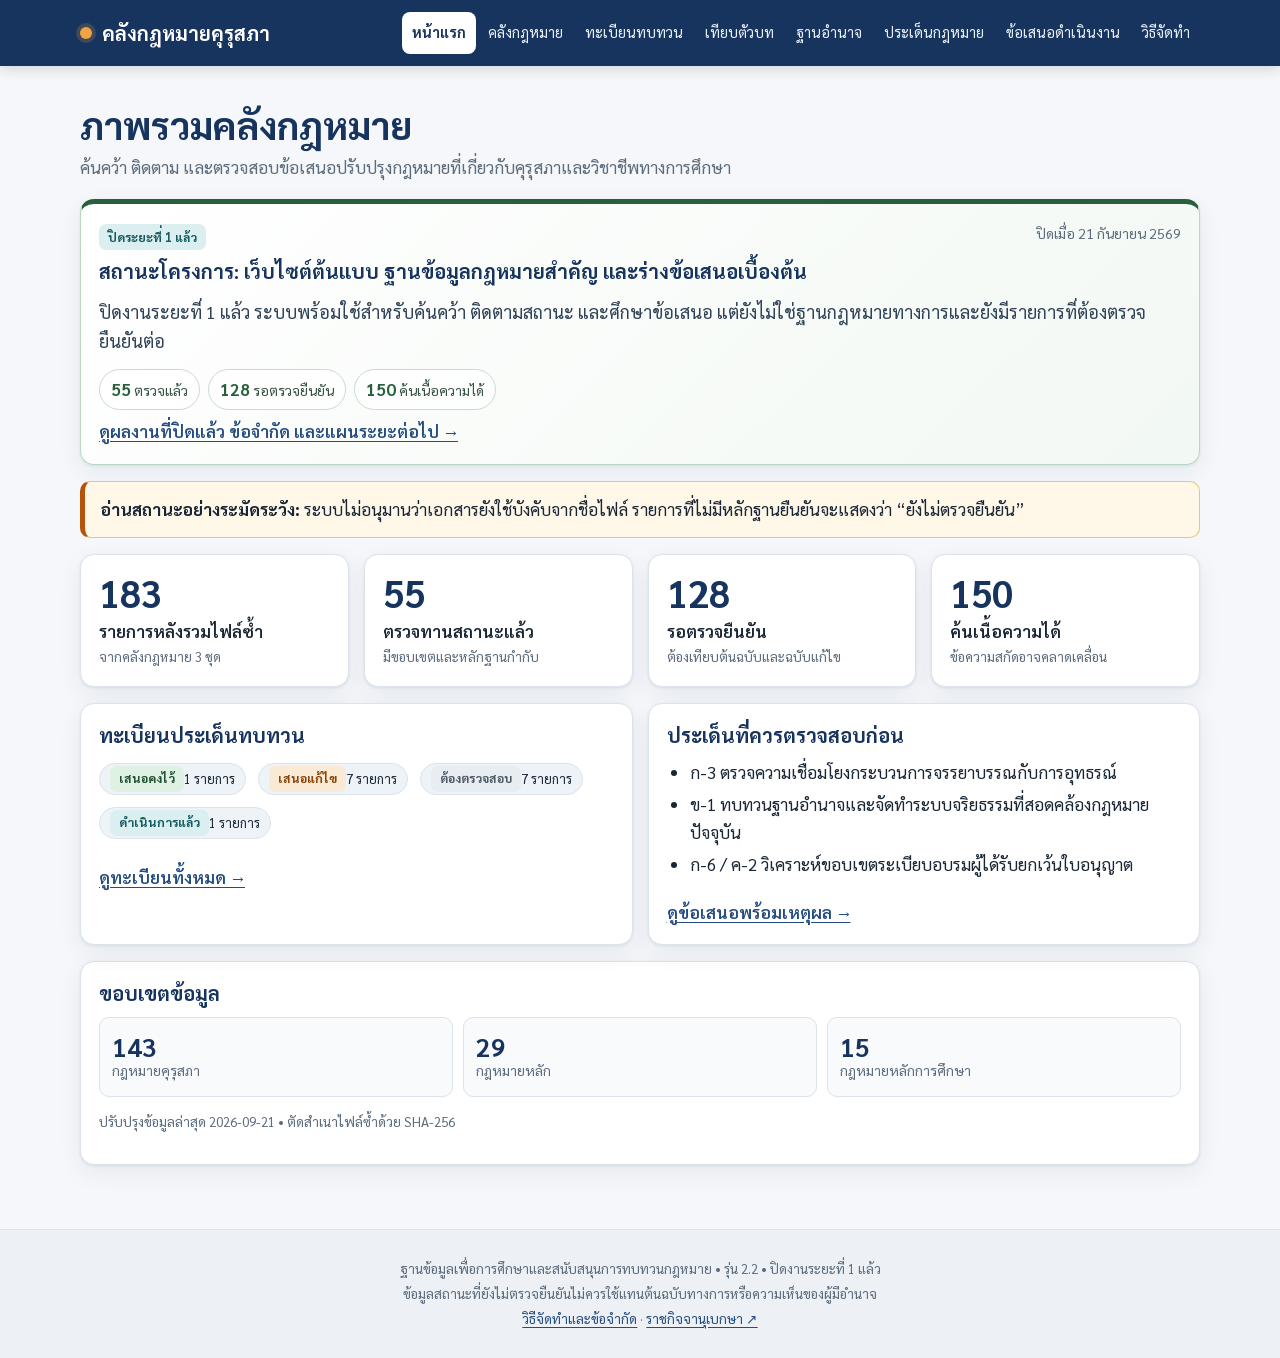
<file: index.html>
<!doctype html>
<html lang="th">
<head>
<meta charset="utf-8">
<meta name="viewport" content="width=device-width, initial-scale=1">
<title>หน้าแรก | คลังกฎหมายคุรุสภา</title>
<meta name="description" content="คลังกฎหมายคุรุสภา กฎหมายการศึกษา และข้อเสนอทบทวน พร้อมแสดงระดับการตรวจยืนยัน">
<link rel="icon" href="assets/favicon.svg" type="image/svg+xml">
<link rel="preconnect" href="https://fonts.googleapis.com">
<link rel="preconnect" href="https://fonts.gstatic.com" crossorigin>
<link href="https://fonts.googleapis.com/css2?family=Sarabun:wght@400;600;700&display=swap" rel="stylesheet">
<link rel="stylesheet" href="assets/css/style.css?v=20260921-2">
</head>
<body data-page="index.html">
<main>
  <div class="wrap">
    <div class="pagehead" id="pagehead"></div>
    <div id="app"></div>
  </div>
</main>
<script src="assets/js/app.js?v=20260921-2"></script>
</body>
</html>
</file>
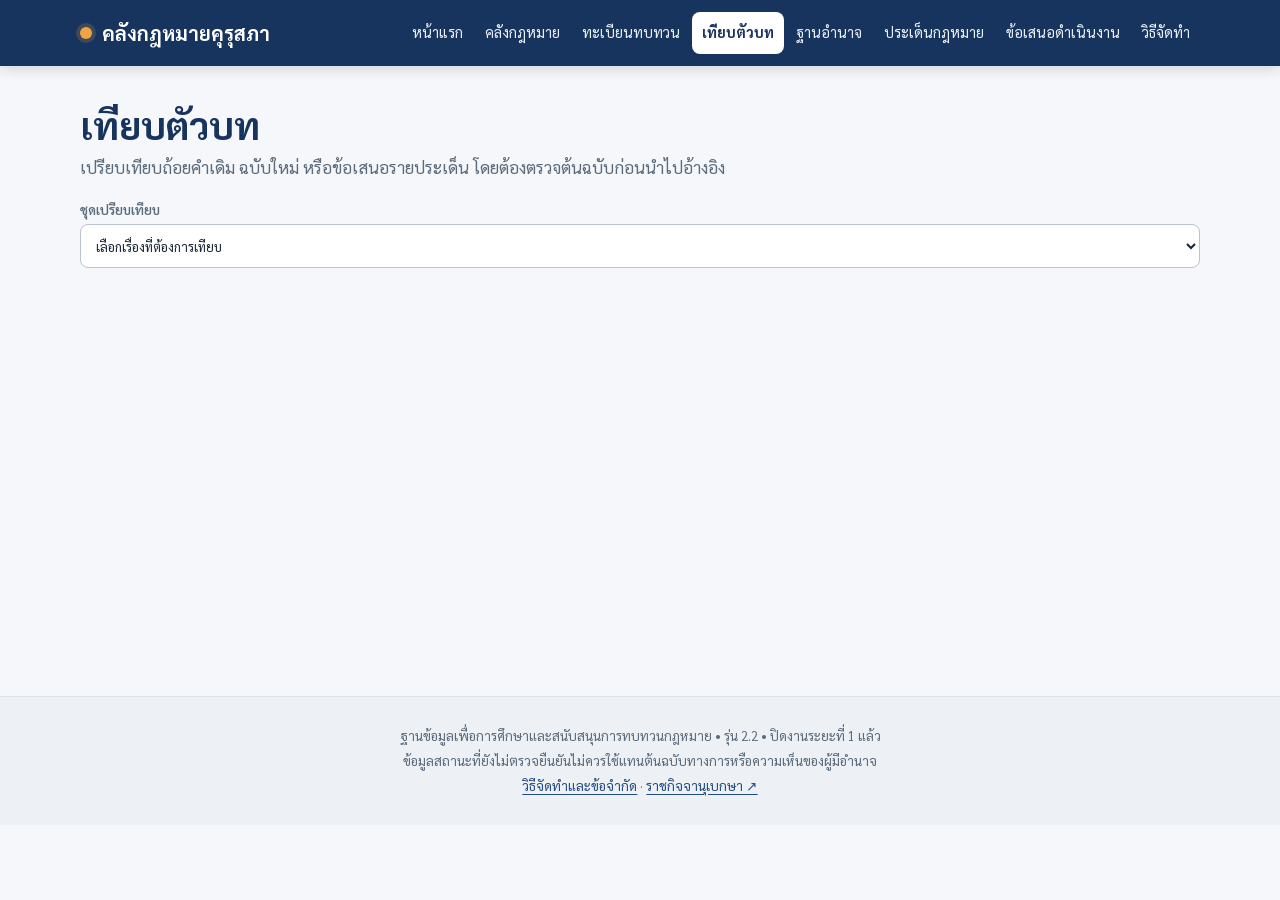
<file: compare.html>
<!doctype html>
<html lang="th">
<head>
<meta charset="utf-8">
<meta name="viewport" content="width=device-width, initial-scale=1">
<title>เทียบตัวบท | คลังกฎหมายคุรุสภา</title>
<meta name="description" content="คลังกฎหมายคุรุสภา กฎหมายการศึกษา และข้อเสนอทบทวน พร้อมแสดงระดับการตรวจยืนยัน">
<link rel="icon" href="assets/favicon.svg" type="image/svg+xml">
<link rel="preconnect" href="https://fonts.googleapis.com">
<link rel="preconnect" href="https://fonts.gstatic.com" crossorigin>
<link href="https://fonts.googleapis.com/css2?family=Sarabun:wght@400;600;700&display=swap" rel="stylesheet">
<link rel="stylesheet" href="assets/css/style.css">
</head>
<body data-page="compare.html">
<main>
  <div class="wrap">
    <div class="pagehead" id="pagehead"></div>
    <div id="app"></div>
  </div>
</main>
<script src="assets/js/app.js?v=20260921-1"></script>
</body>
</html>
</file>
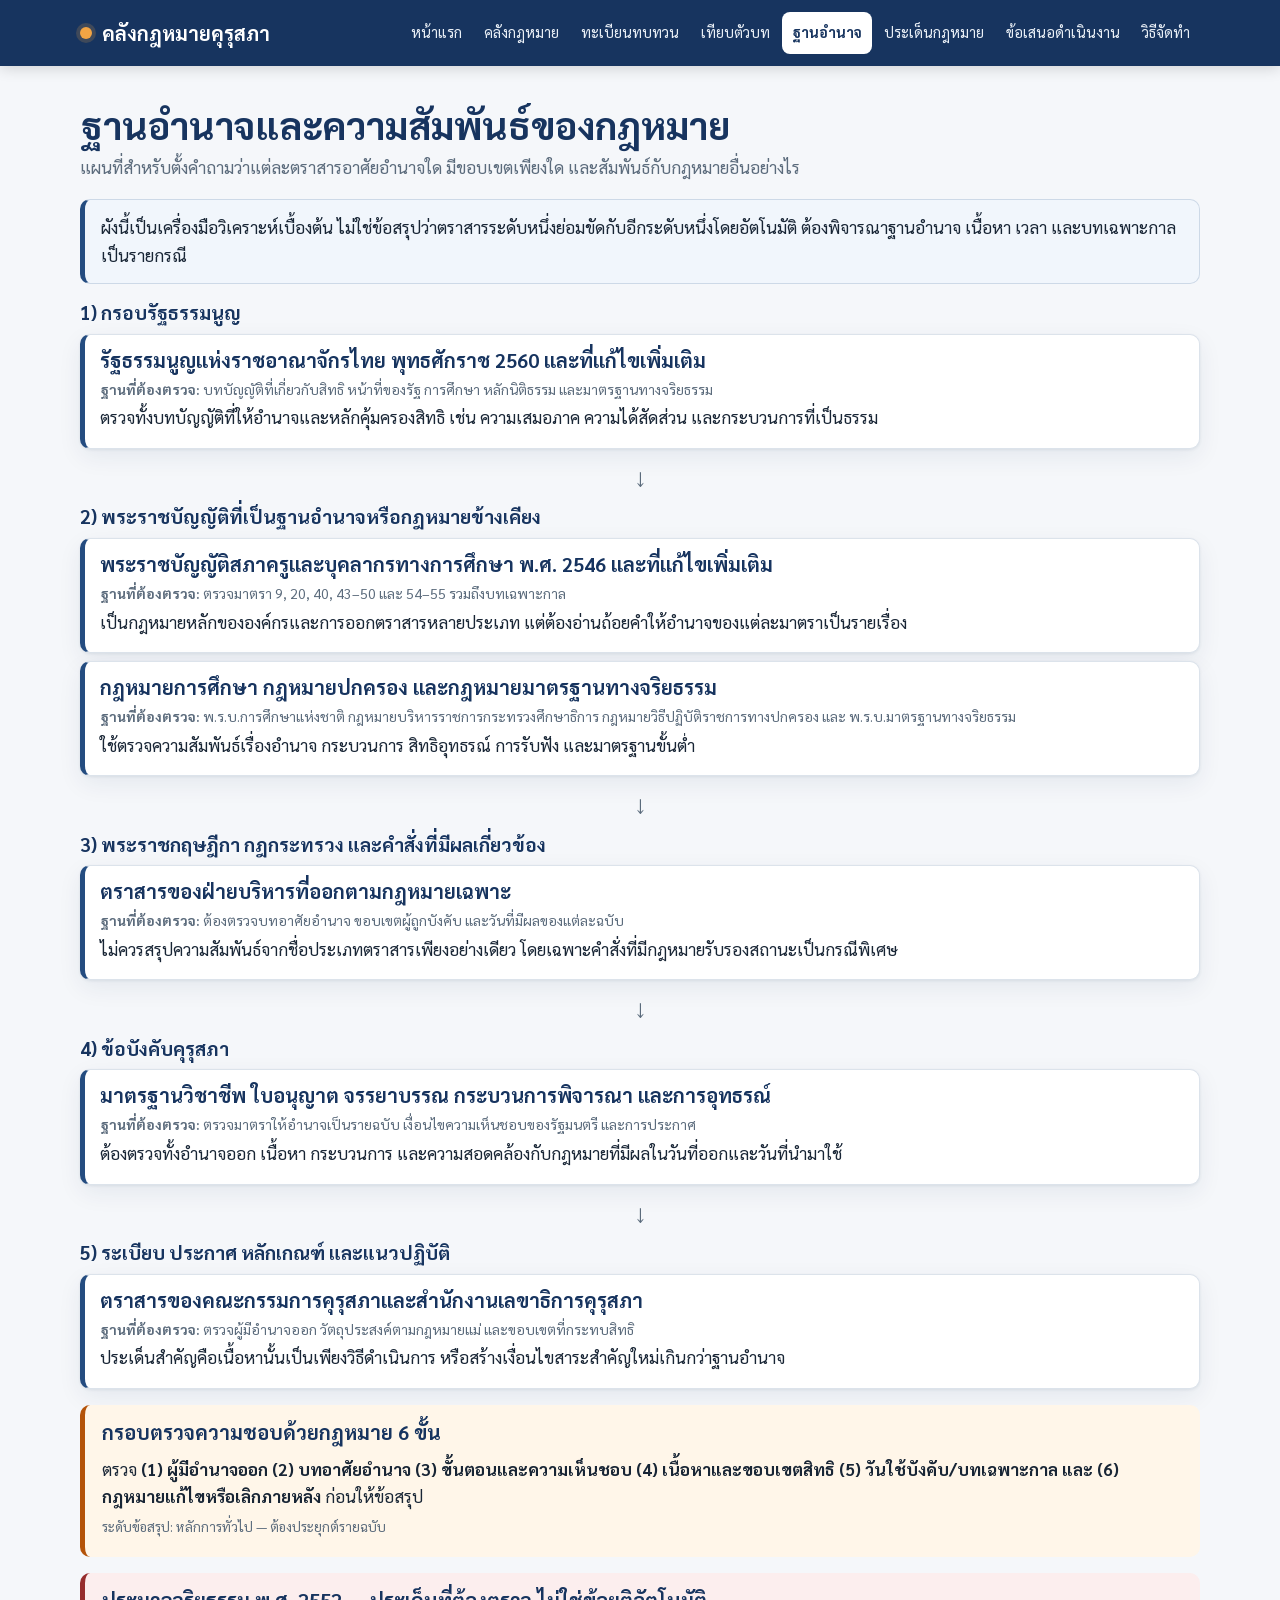
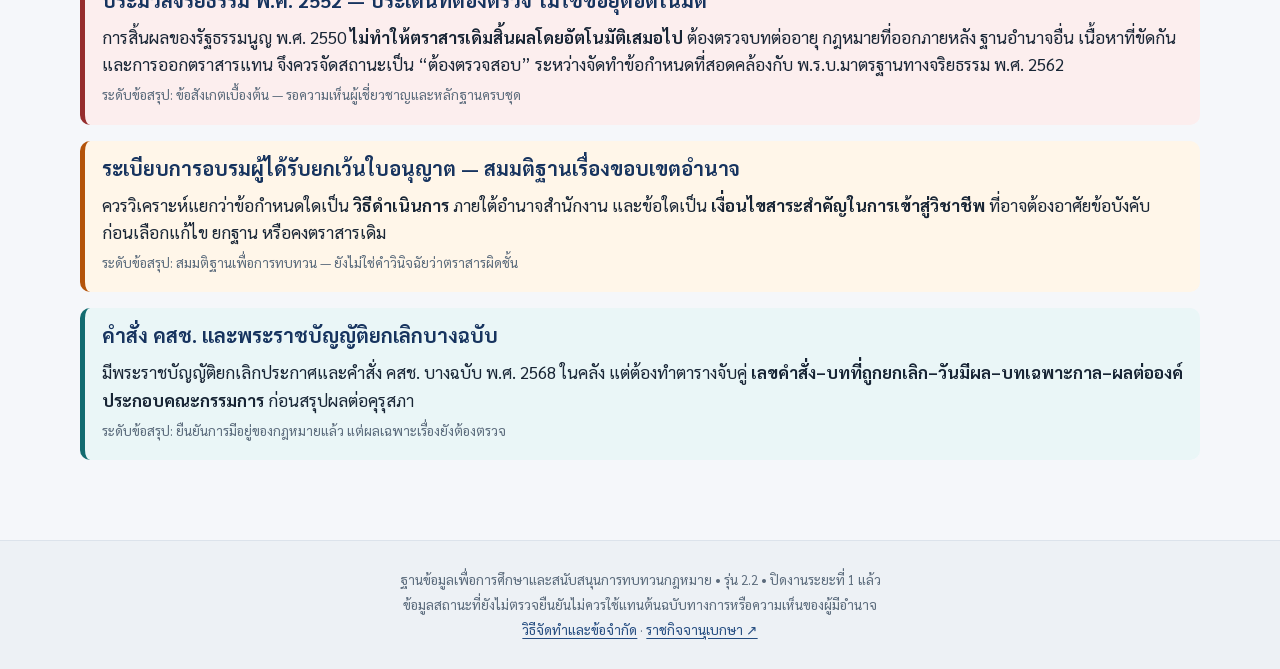
<file: hierarchy.html>
<!doctype html>
<html lang="th">
<head>
<meta charset="utf-8">
<meta name="viewport" content="width=device-width, initial-scale=1">
<title>ฐานอำนาจและความสัมพันธ์ | คลังกฎหมายคุรุสภา</title>
<meta name="description" content="คลังกฎหมายคุรุสภา กฎหมายการศึกษา และข้อเสนอทบทวน พร้อมแสดงระดับการตรวจยืนยัน">
<link rel="icon" href="assets/favicon.svg" type="image/svg+xml">
<link rel="preconnect" href="https://fonts.googleapis.com">
<link rel="preconnect" href="https://fonts.gstatic.com" crossorigin>
<link href="https://fonts.googleapis.com/css2?family=Sarabun:wght@400;600;700&display=swap" rel="stylesheet">
<link rel="stylesheet" href="assets/css/style.css">
</head>
<body data-page="hierarchy.html">
<main>
  <div class="wrap">
    <div class="pagehead" id="pagehead"></div>
    <div id="app"></div>
  </div>
</main>
<script src="assets/js/app.js"></script>
</body>
</html>
</file>
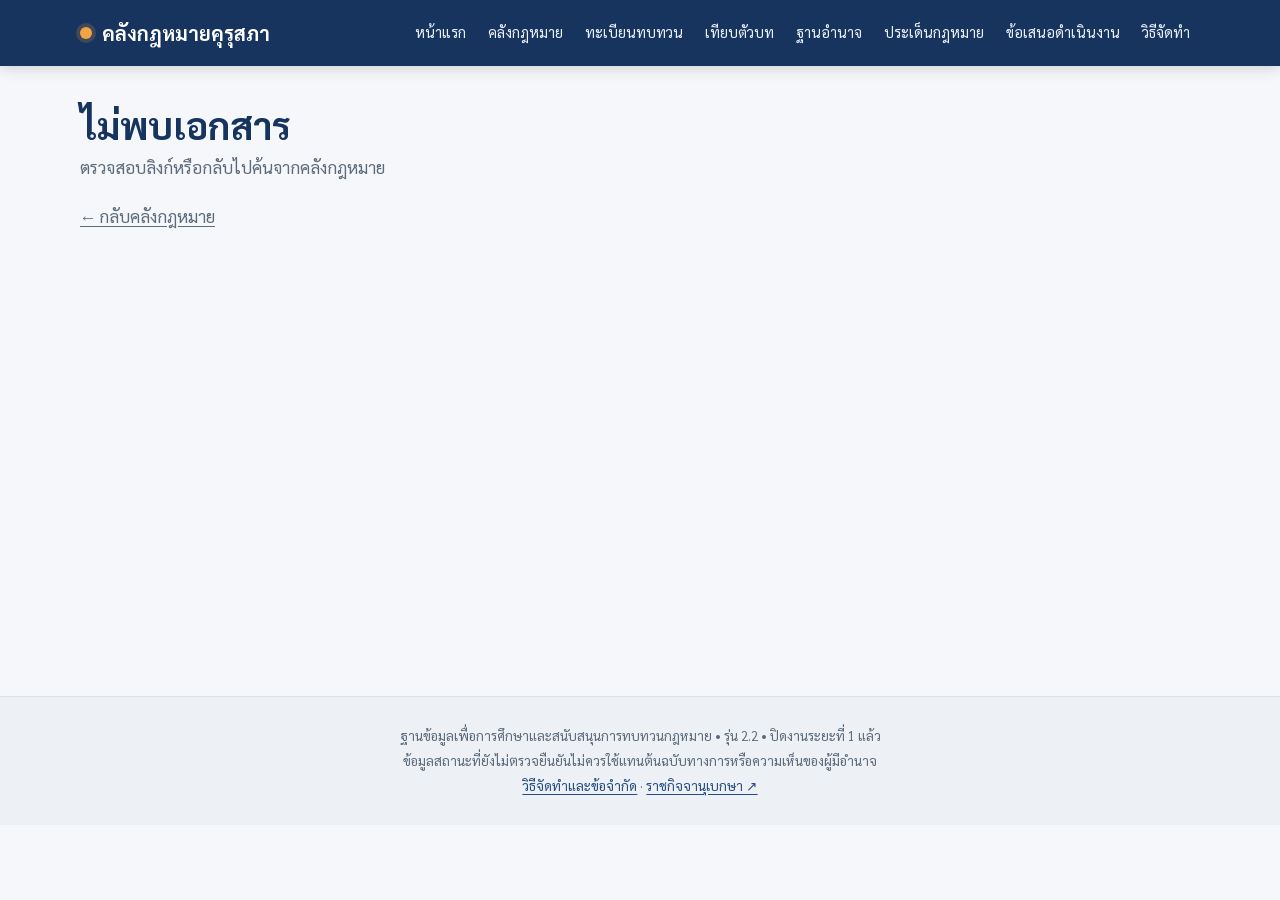
<file: instrument.html>
<!doctype html>
<html lang="th">
<head>
<meta charset="utf-8">
<meta name="viewport" content="width=device-width, initial-scale=1">
<title>รายฉบับ | คลังกฎหมายคุรุสภา</title>
<meta name="description" content="คลังกฎหมายคุรุสภา กฎหมายการศึกษา และข้อเสนอทบทวน พร้อมแสดงระดับการตรวจยืนยัน">
<link rel="icon" href="assets/favicon.svg" type="image/svg+xml">
<link rel="preconnect" href="https://fonts.googleapis.com">
<link rel="preconnect" href="https://fonts.gstatic.com" crossorigin>
<link href="https://fonts.googleapis.com/css2?family=Sarabun:wght@400;600;700&display=swap" rel="stylesheet">
<link rel="stylesheet" href="assets/css/style.css">
</head>
<body data-page="instrument.html">
<main>
  <div class="wrap">
    <div class="pagehead" id="pagehead"></div>
    <div id="app"></div>
  </div>
</main>
<script src="assets/js/app.js"></script>
</body>
</html>
</file>
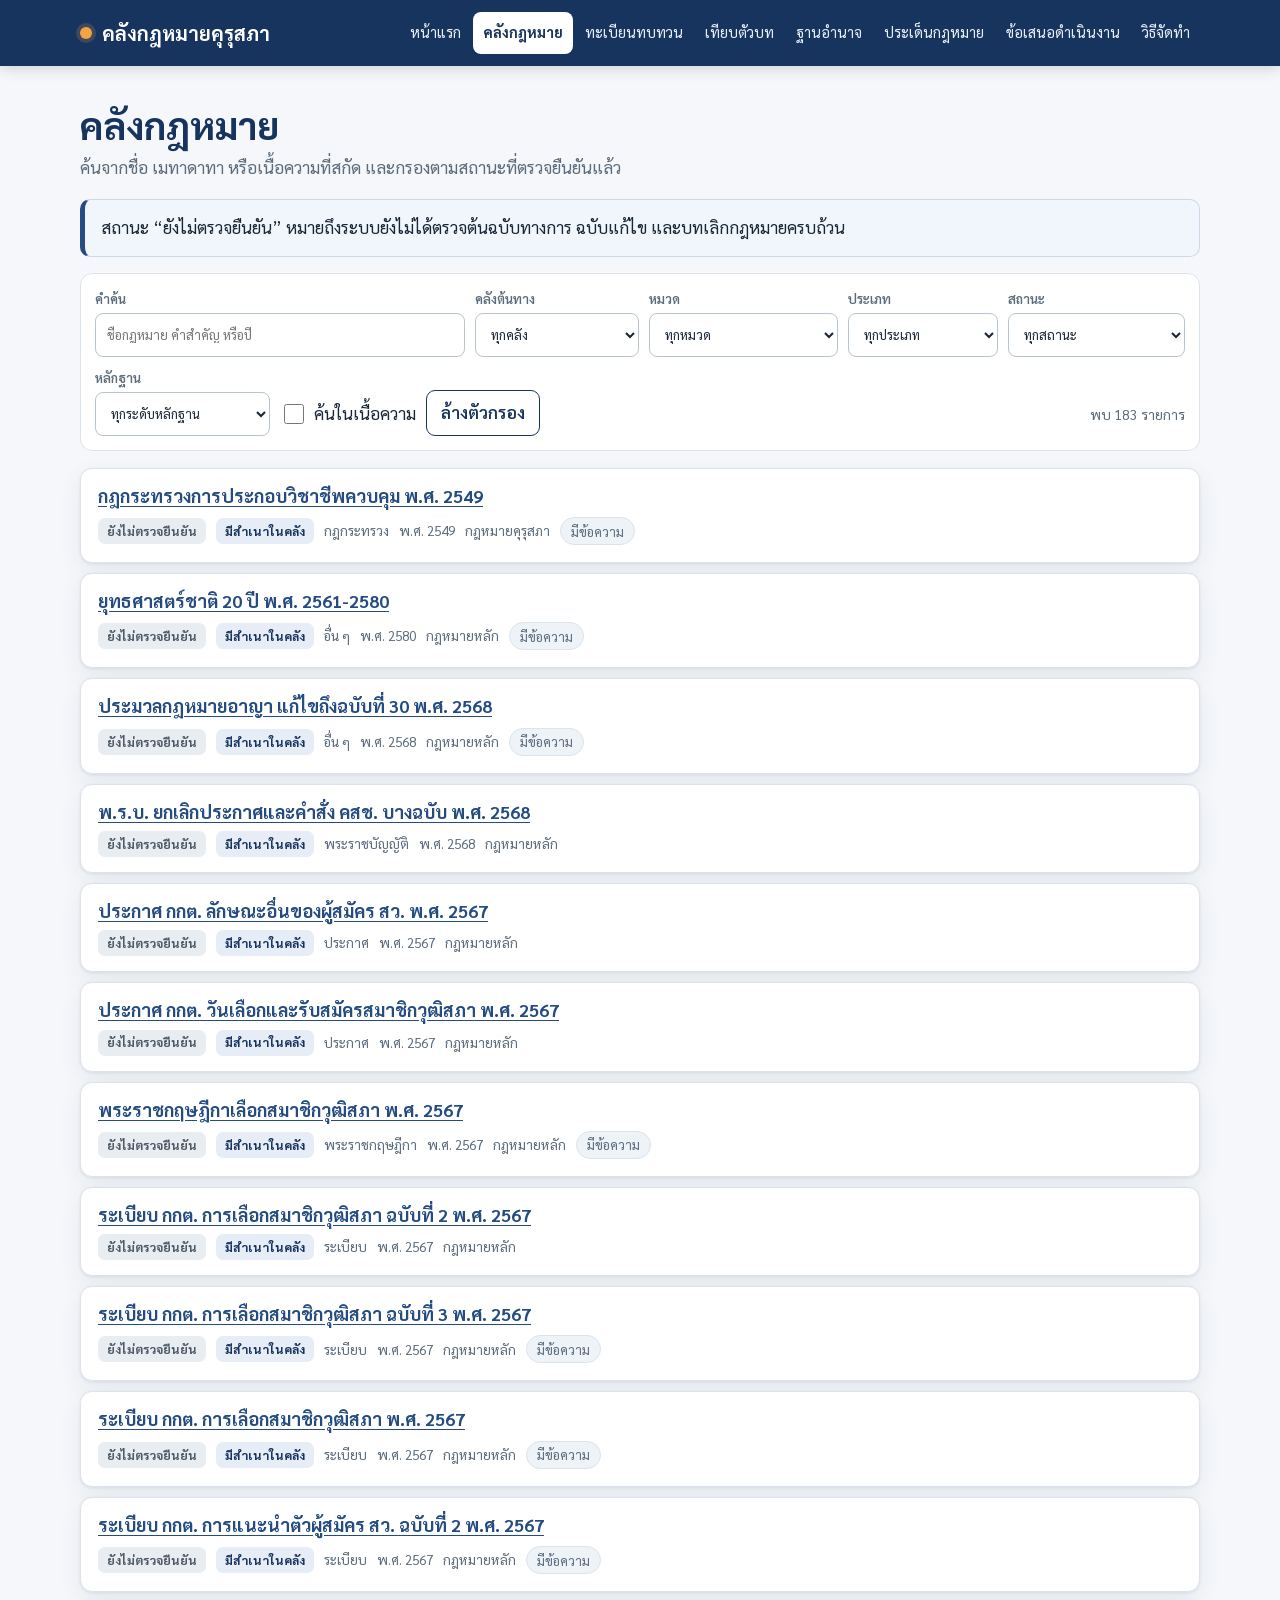
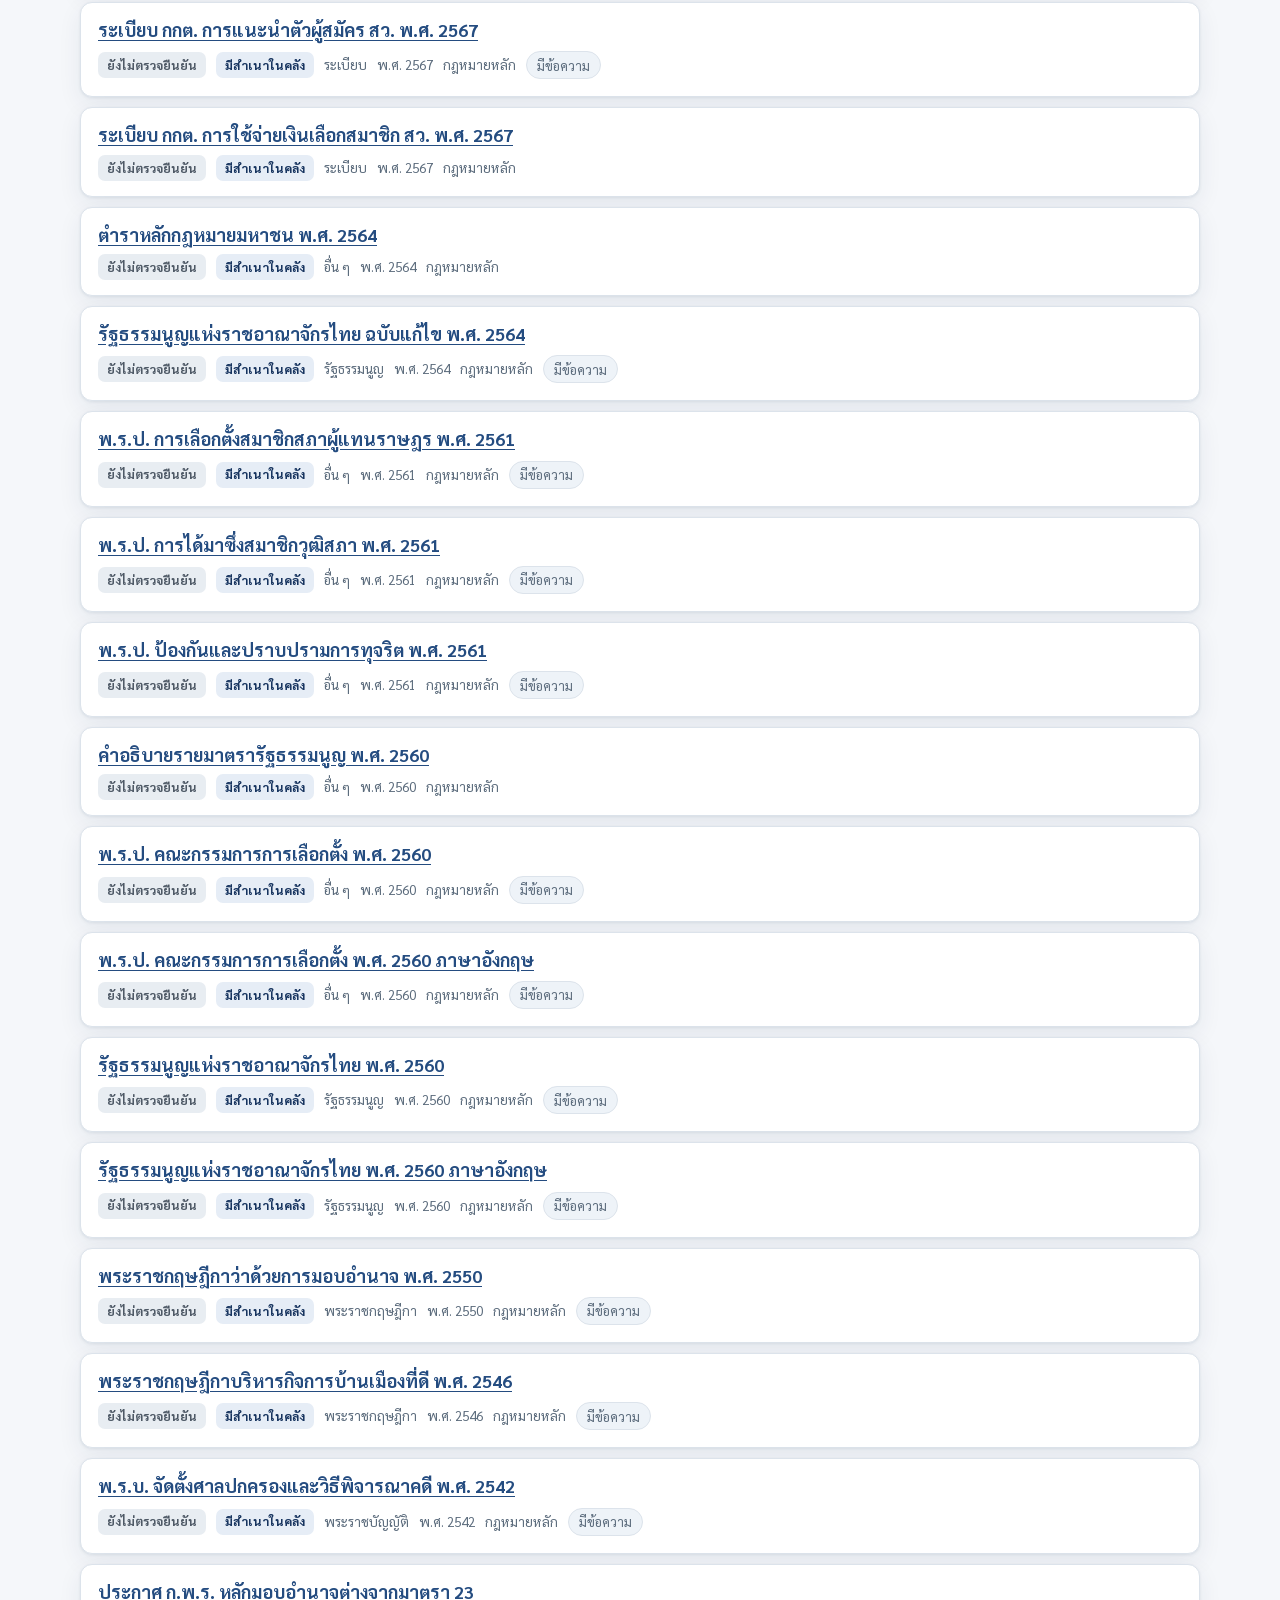
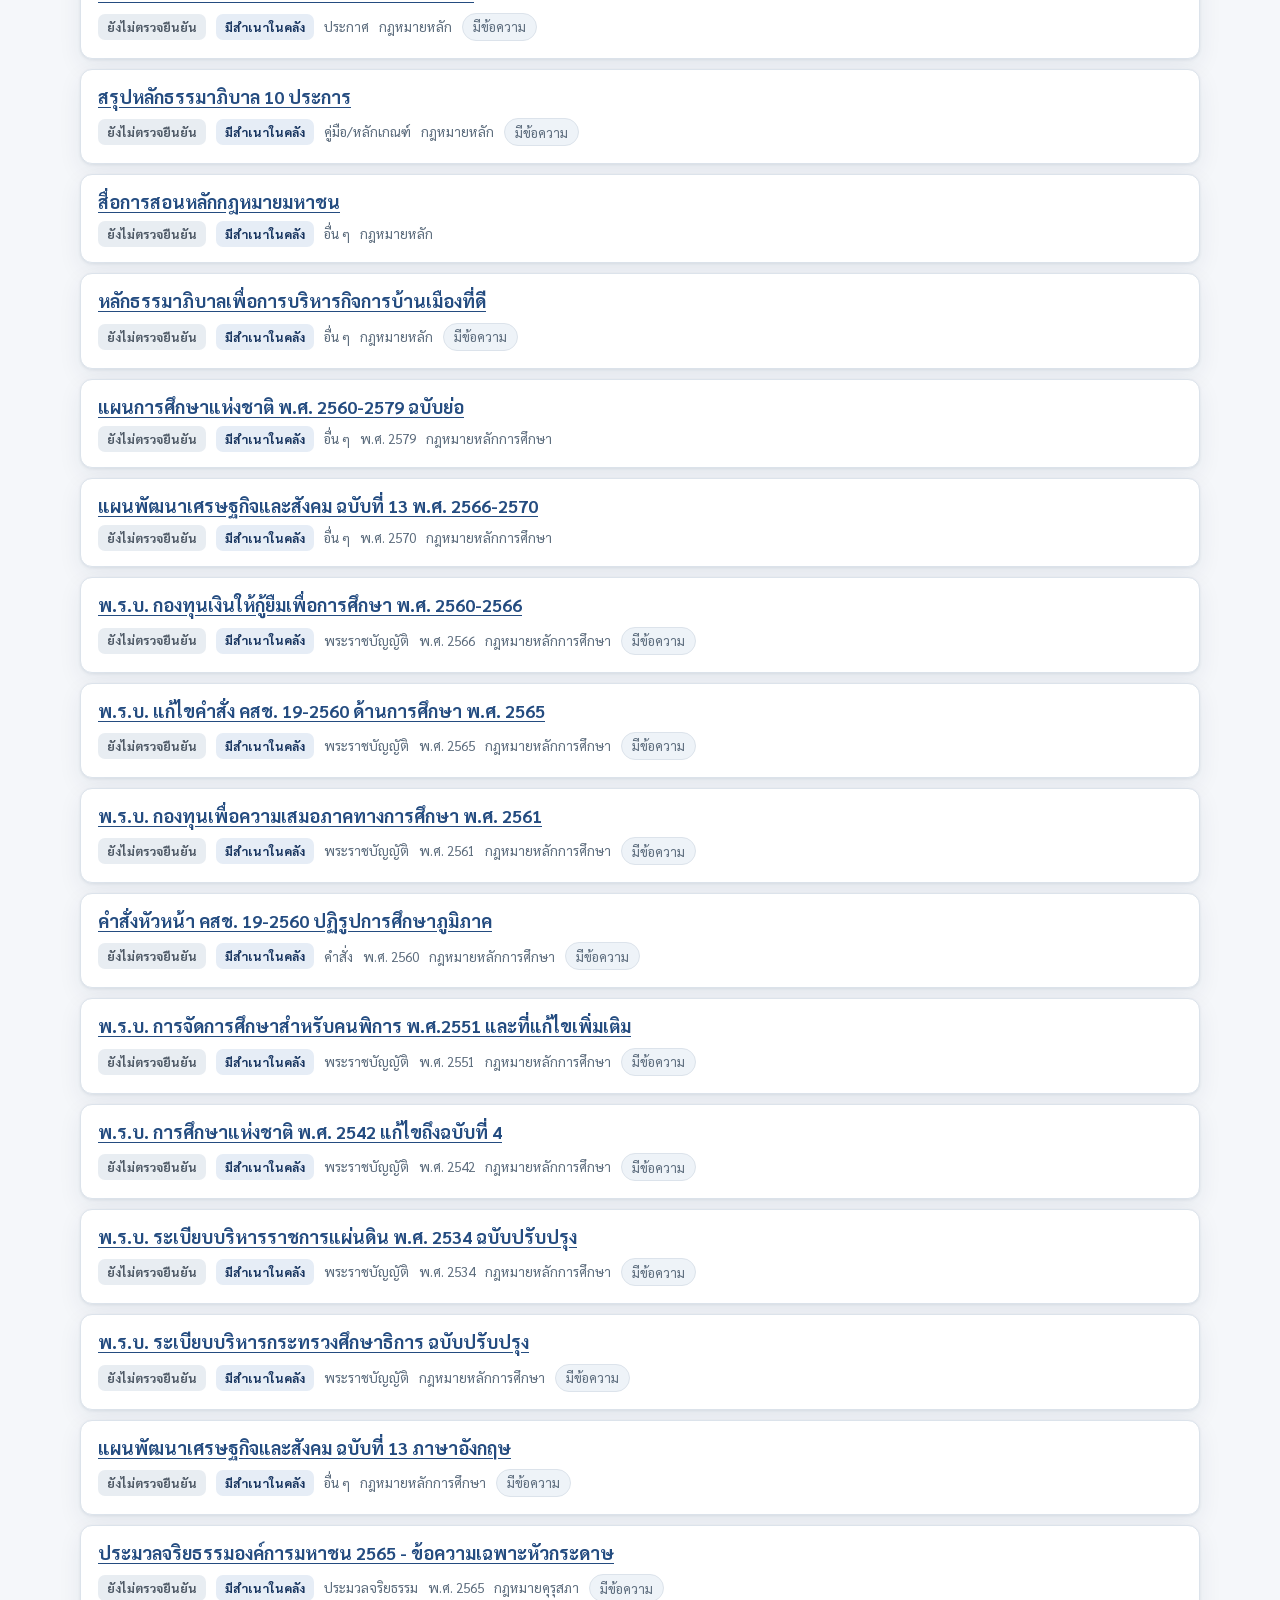
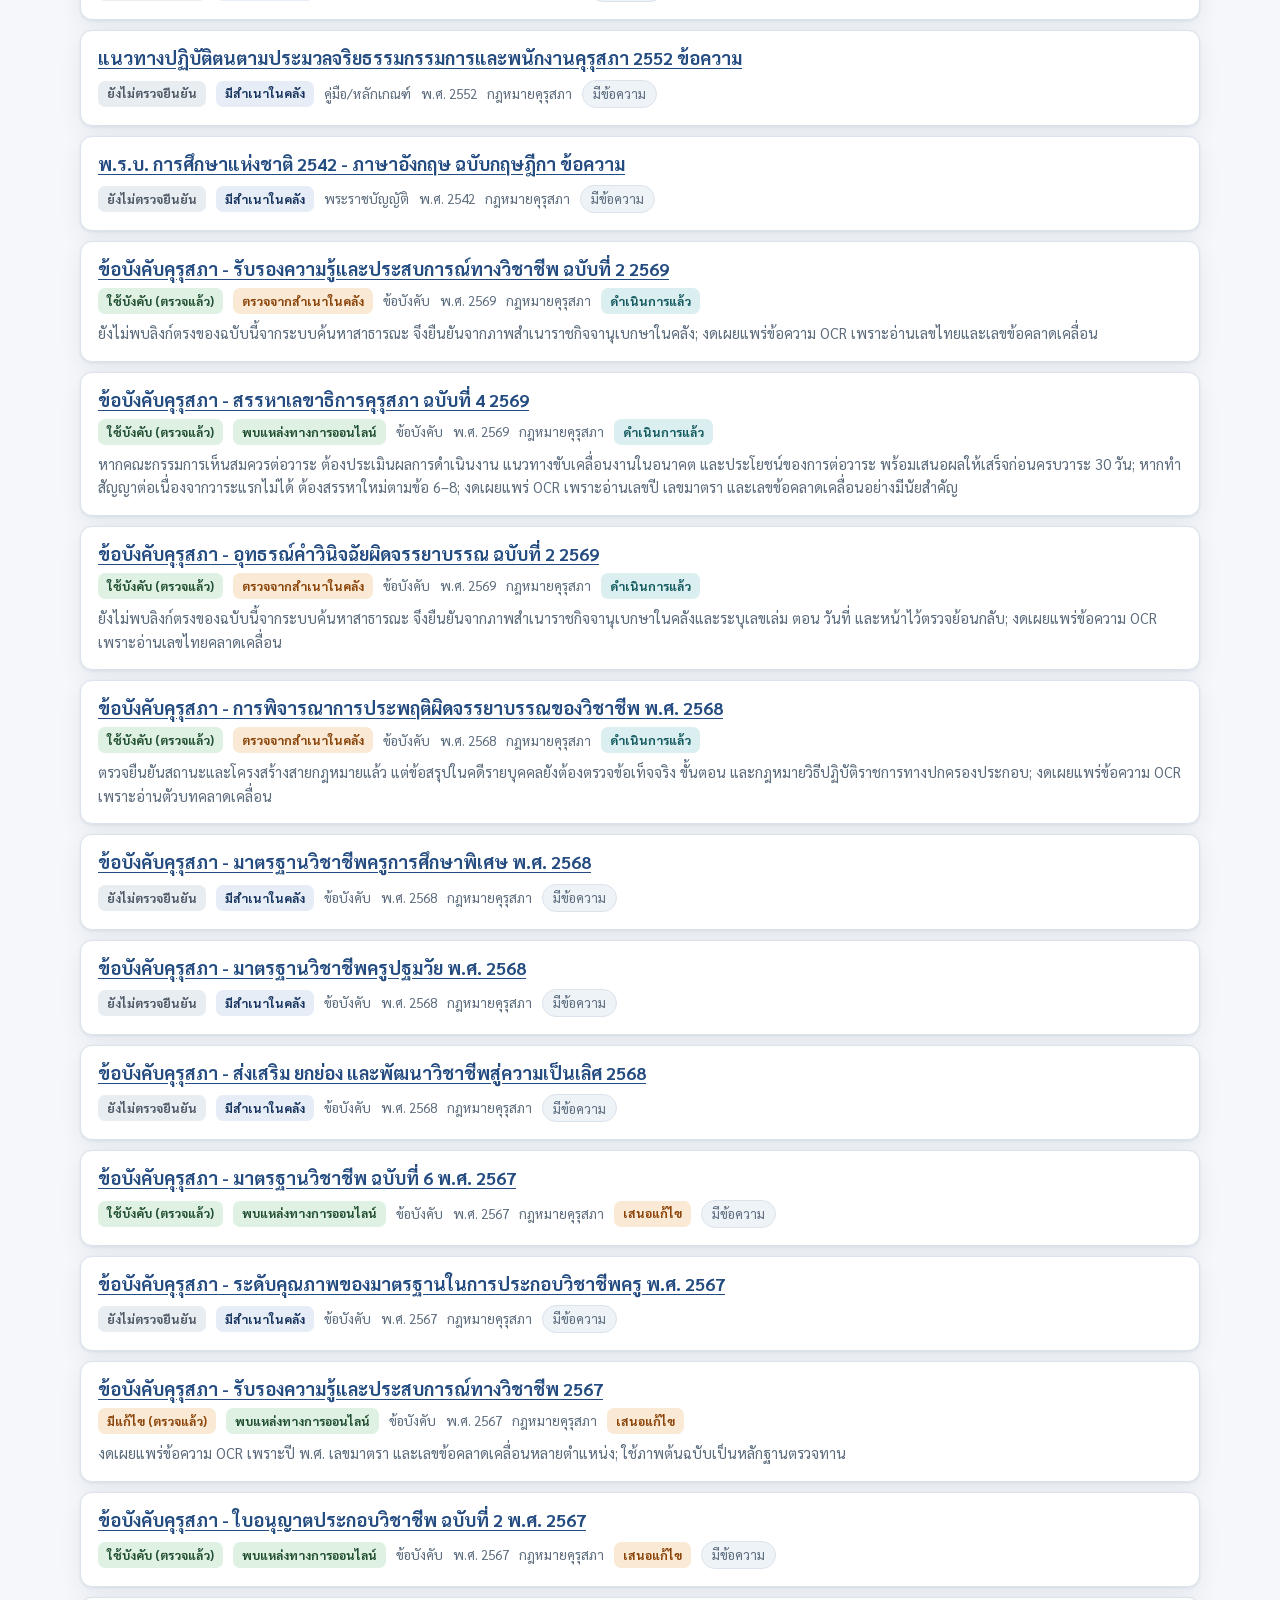
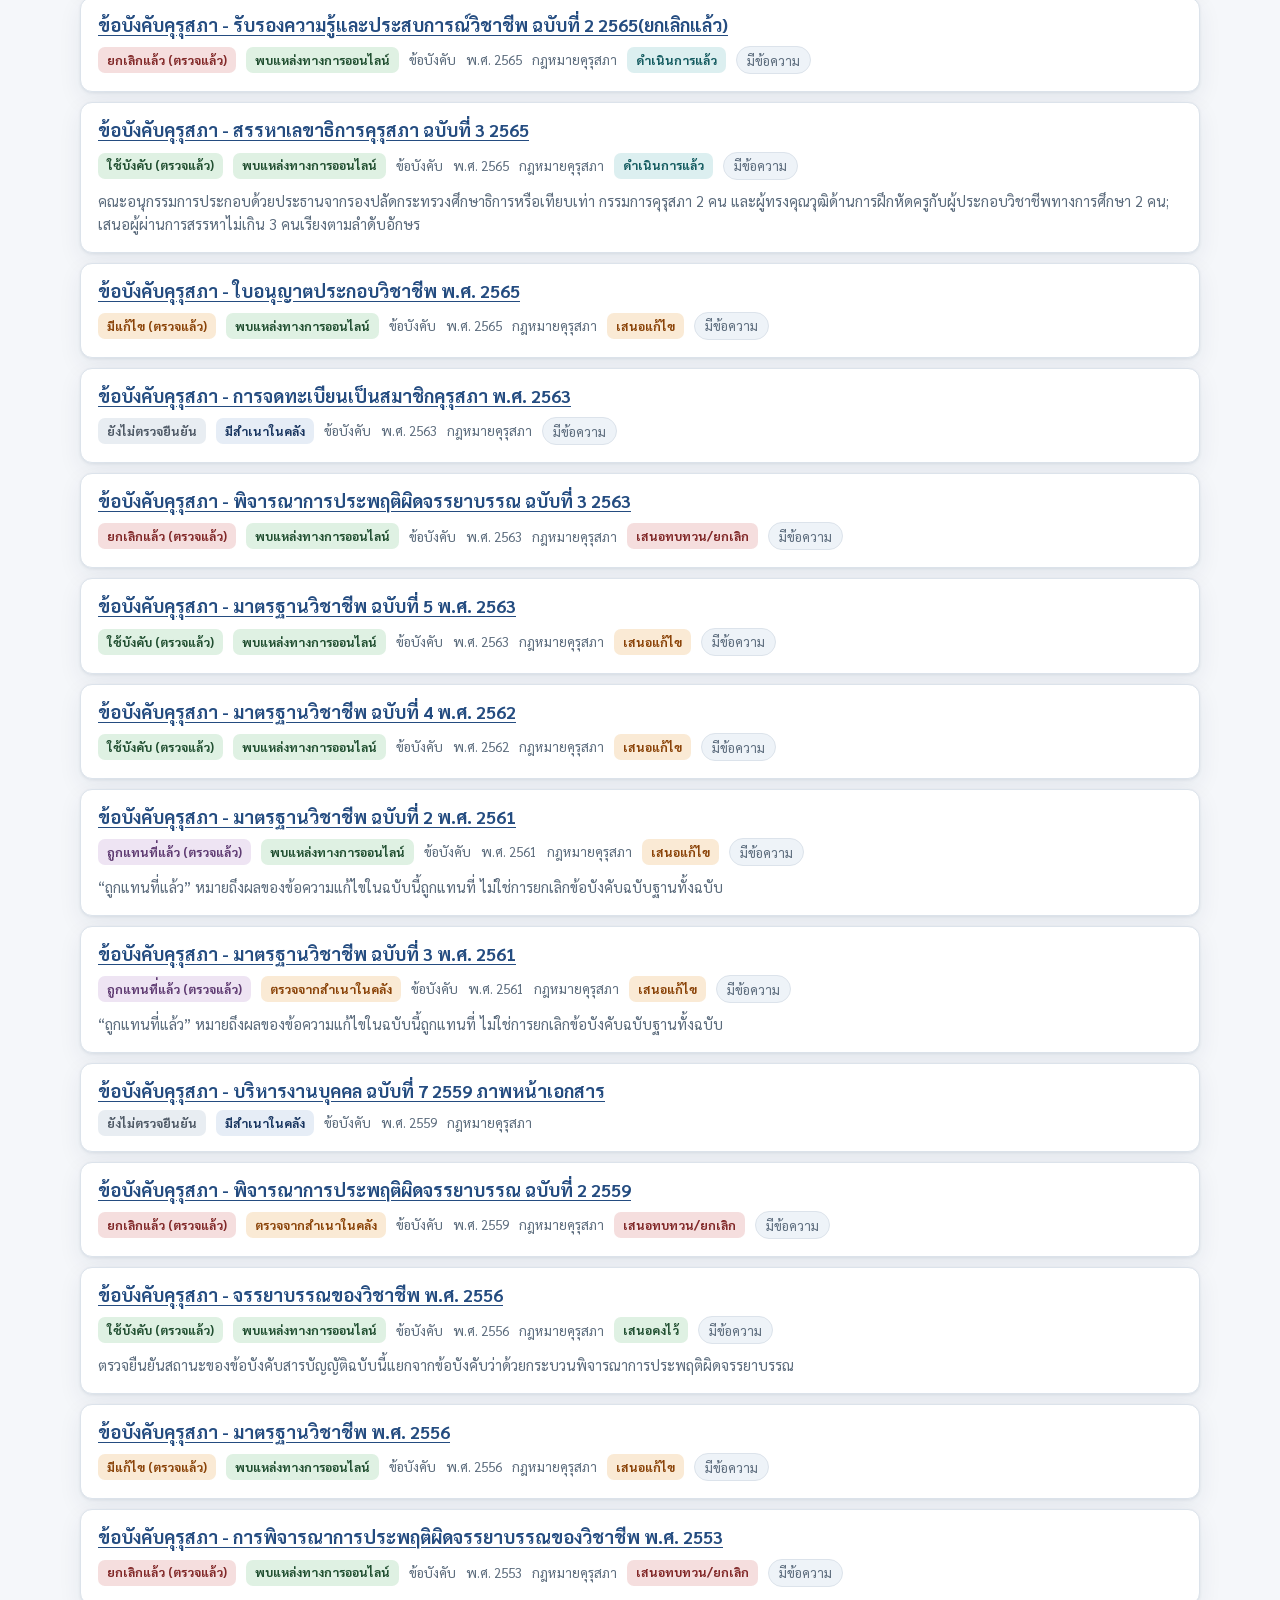
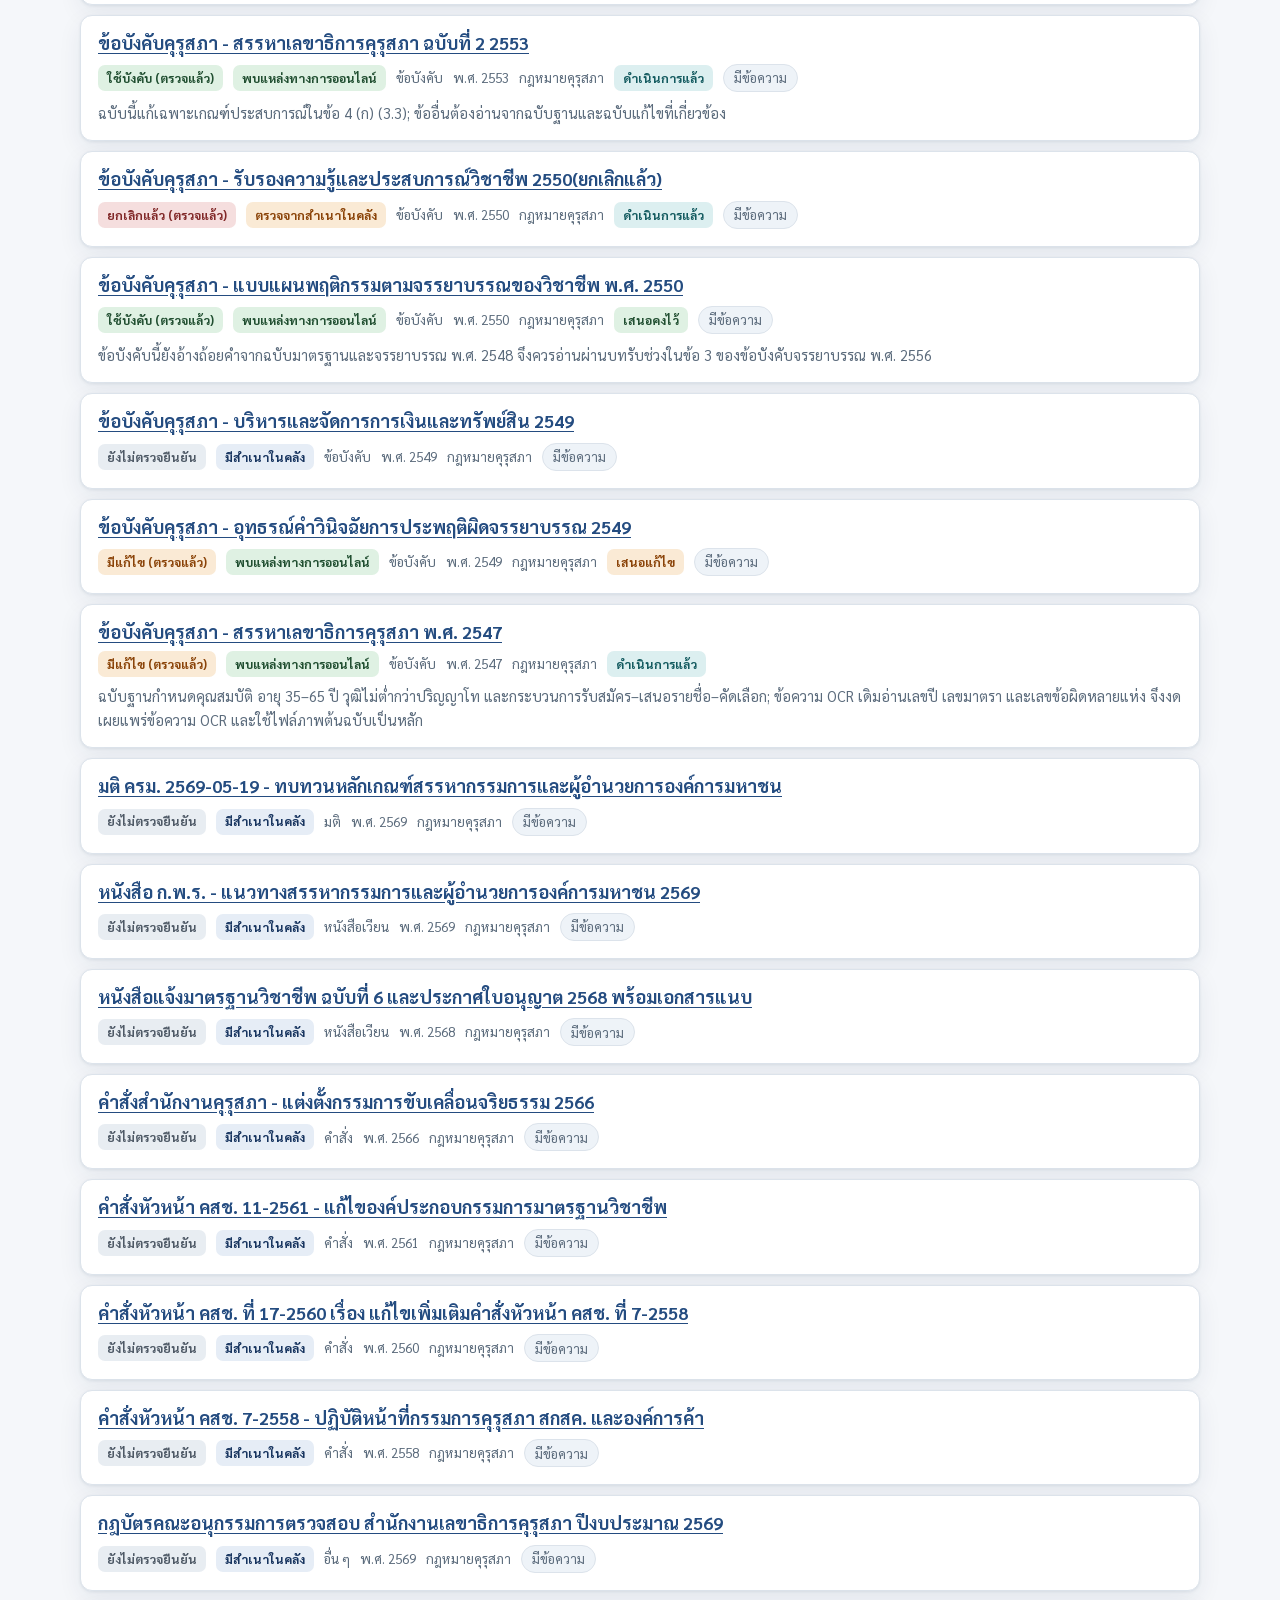
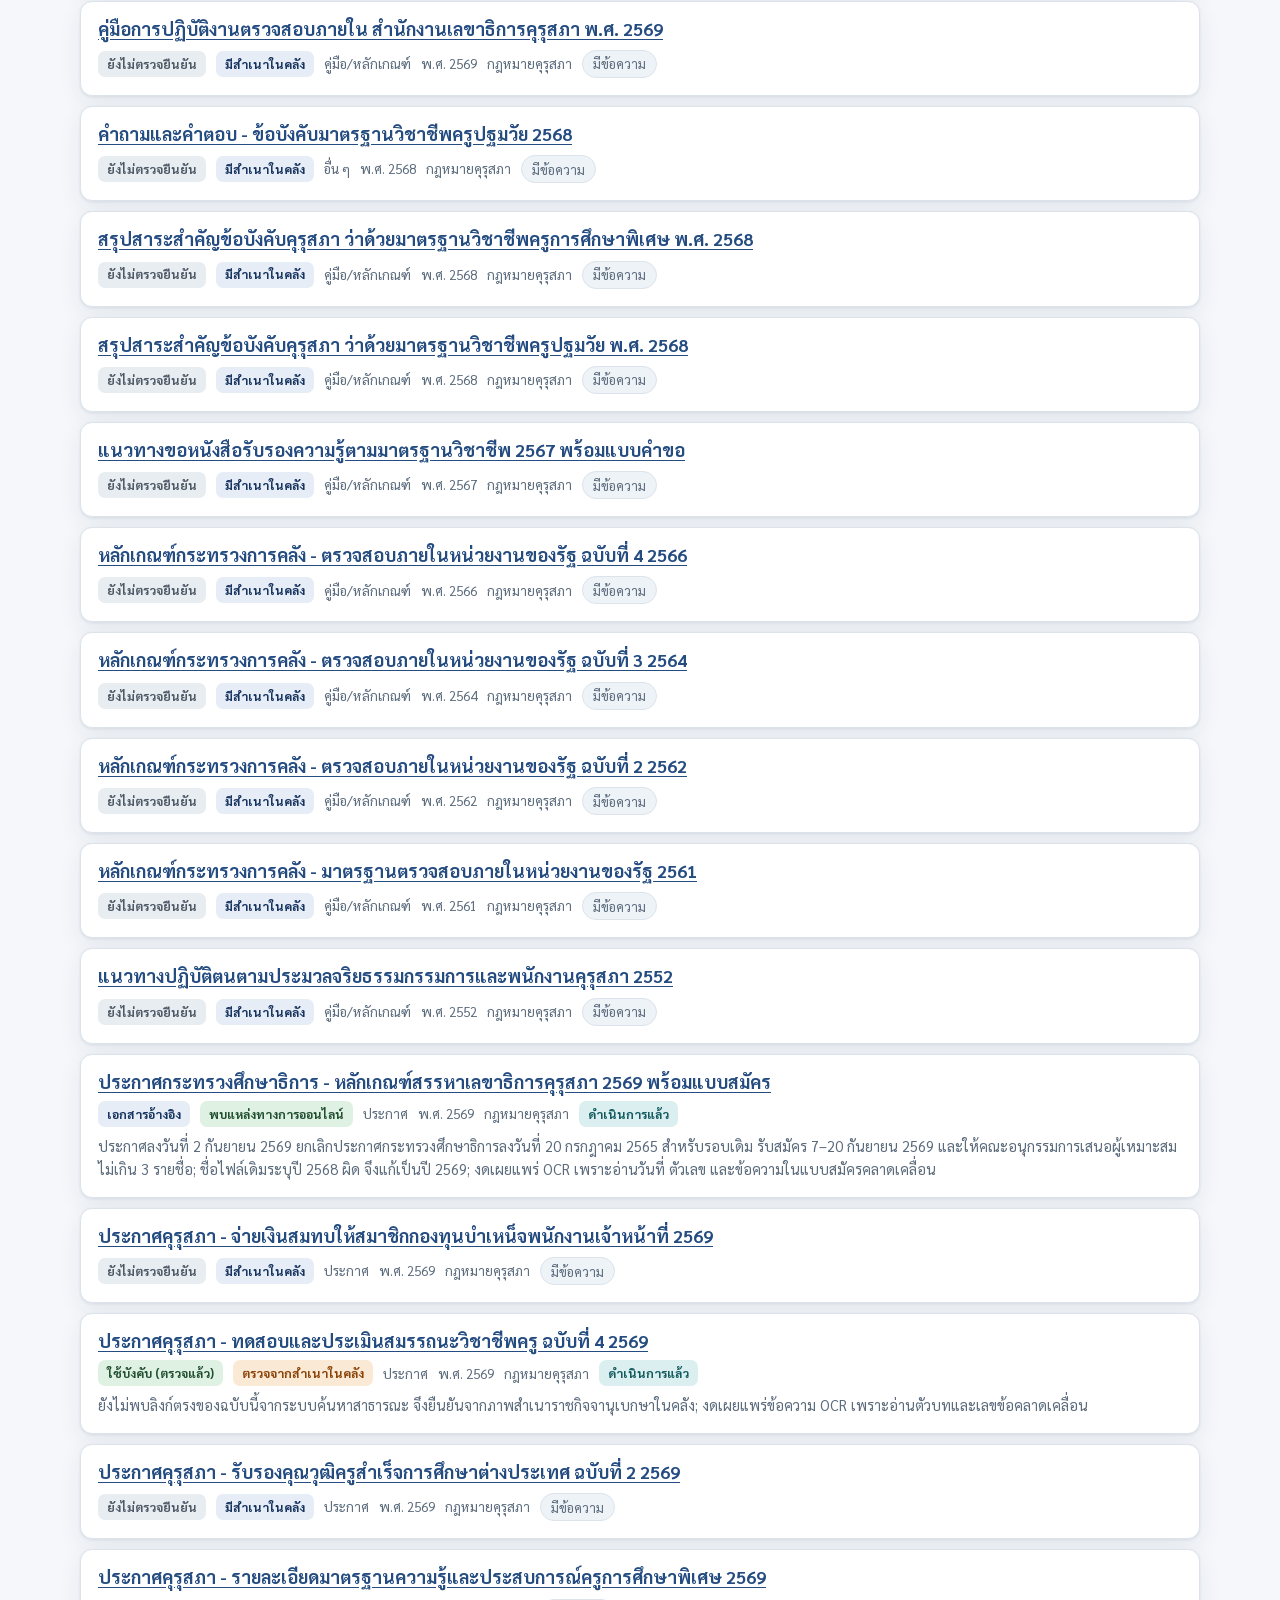
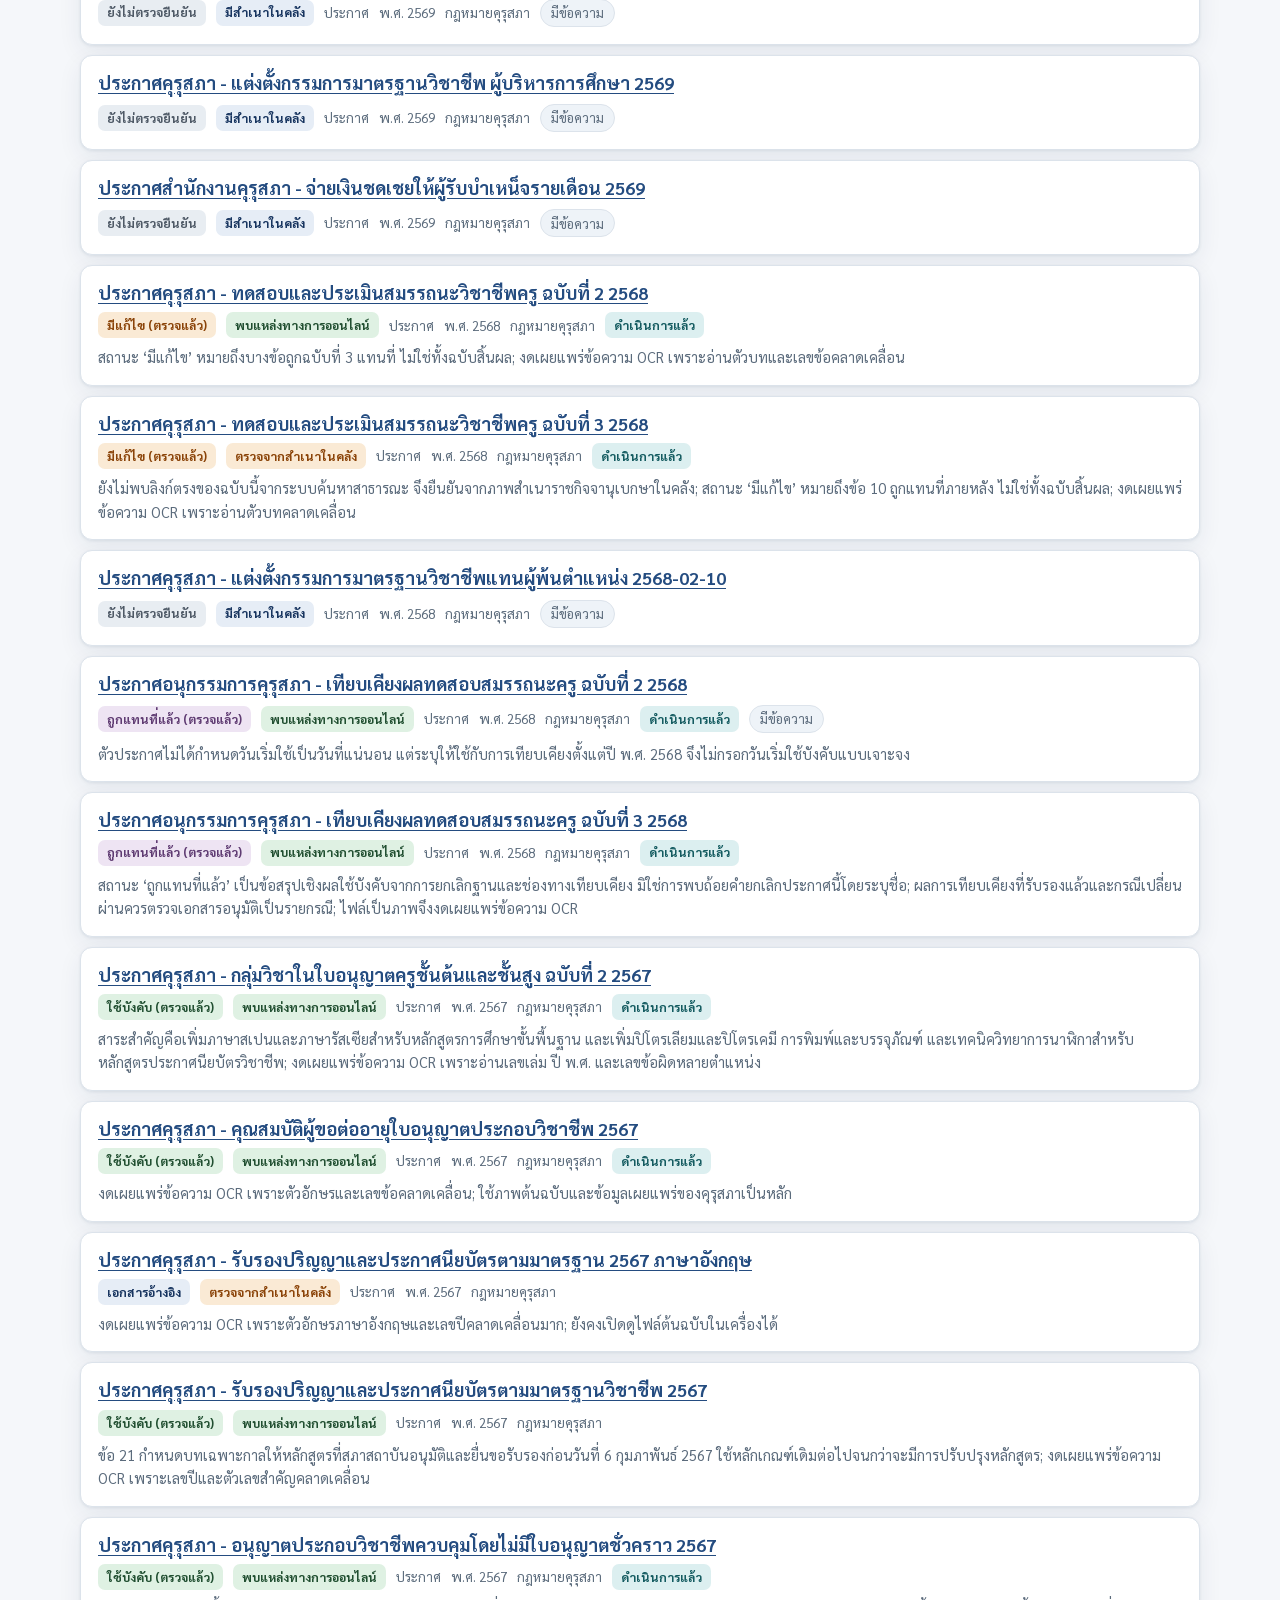
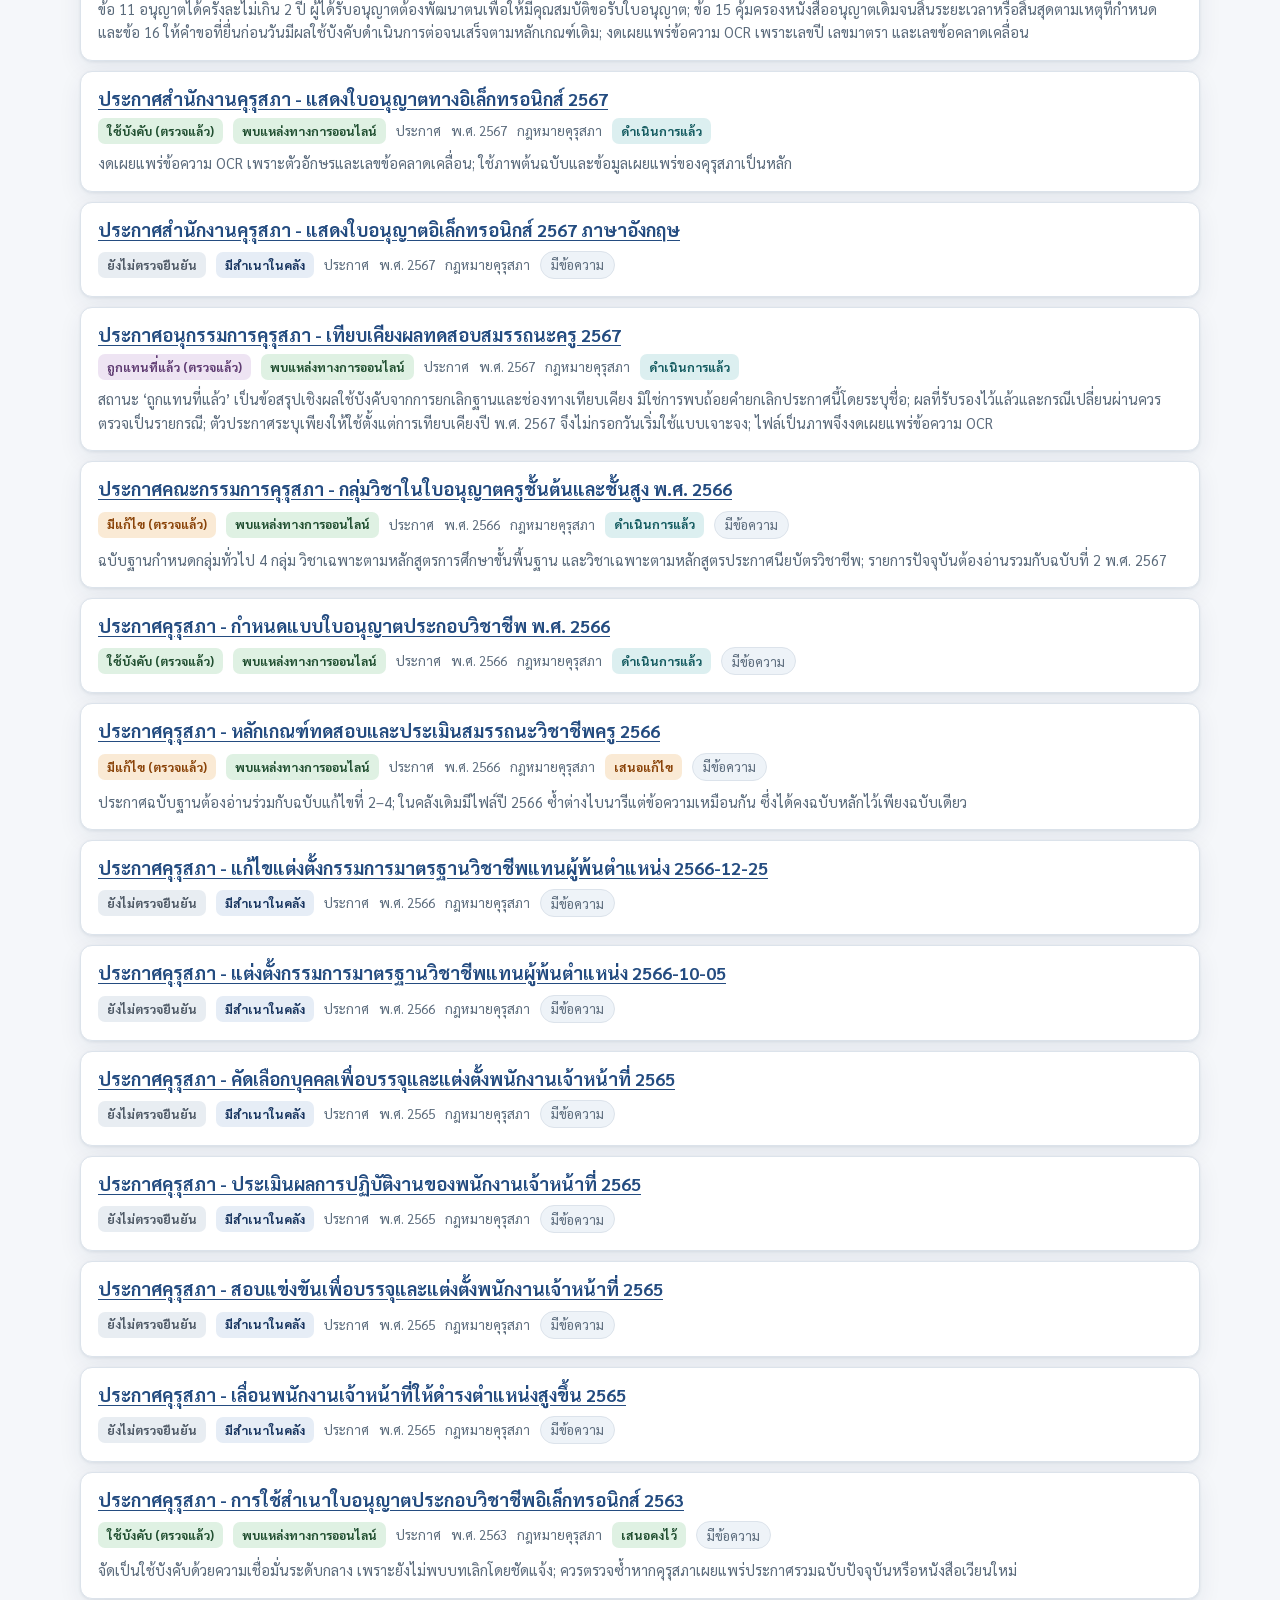
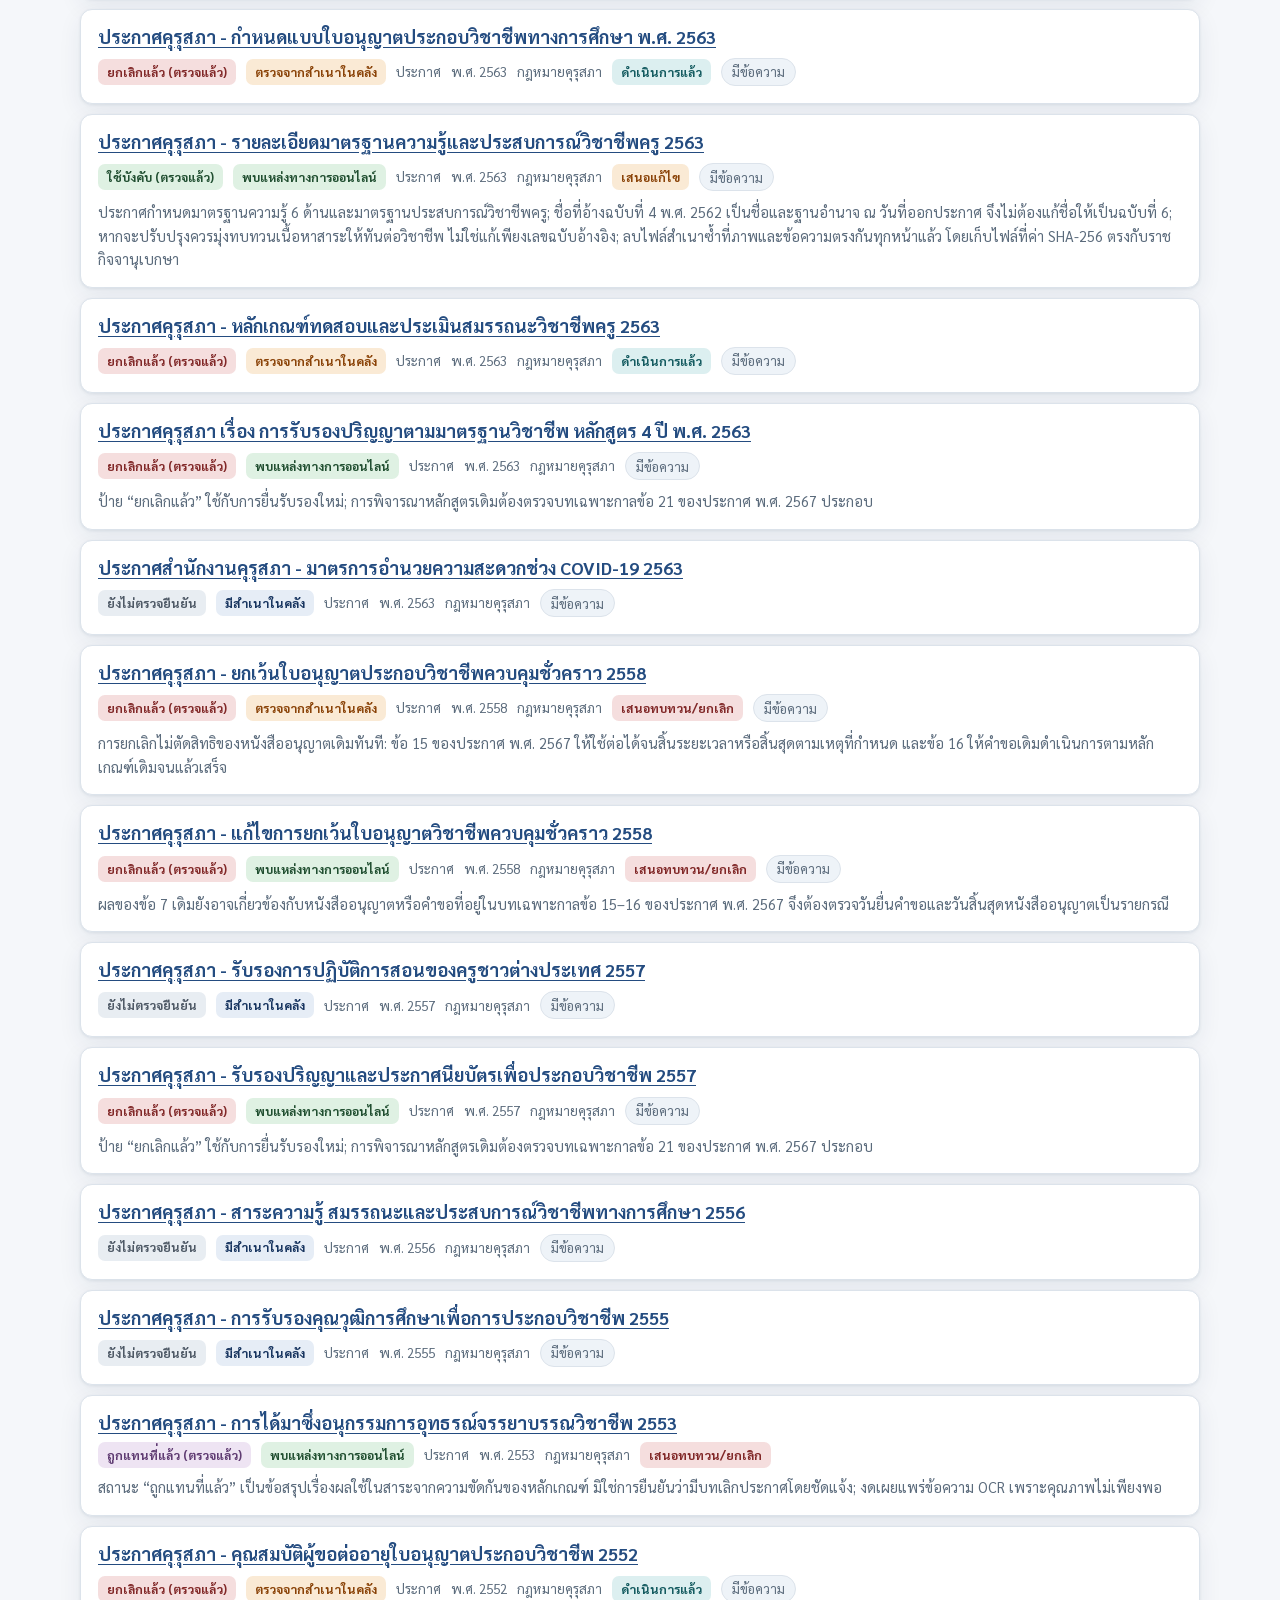
<file: library.html>
<!doctype html>
<html lang="th">
<head>
<meta charset="utf-8">
<meta name="viewport" content="width=device-width, initial-scale=1">
<title>คลังกฎหมาย | คลังกฎหมายคุรุสภา</title>
<meta name="description" content="คลังกฎหมายคุรุสภา กฎหมายการศึกษา และข้อเสนอทบทวน พร้อมแสดงระดับการตรวจยืนยัน">
<link rel="icon" href="assets/favicon.svg" type="image/svg+xml">
<link rel="preconnect" href="https://fonts.googleapis.com">
<link rel="preconnect" href="https://fonts.gstatic.com" crossorigin>
<link href="https://fonts.googleapis.com/css2?family=Sarabun:wght@400;600;700&display=swap" rel="stylesheet">
<link rel="stylesheet" href="assets/css/style.css">
</head>
<body data-page="library.html">
<main>
  <div class="wrap">
    <div class="pagehead" id="pagehead"></div>
    <div id="app"></div>
  </div>
</main>
<script src="assets/js/app.js"></script>
</body>
</html>
</file>
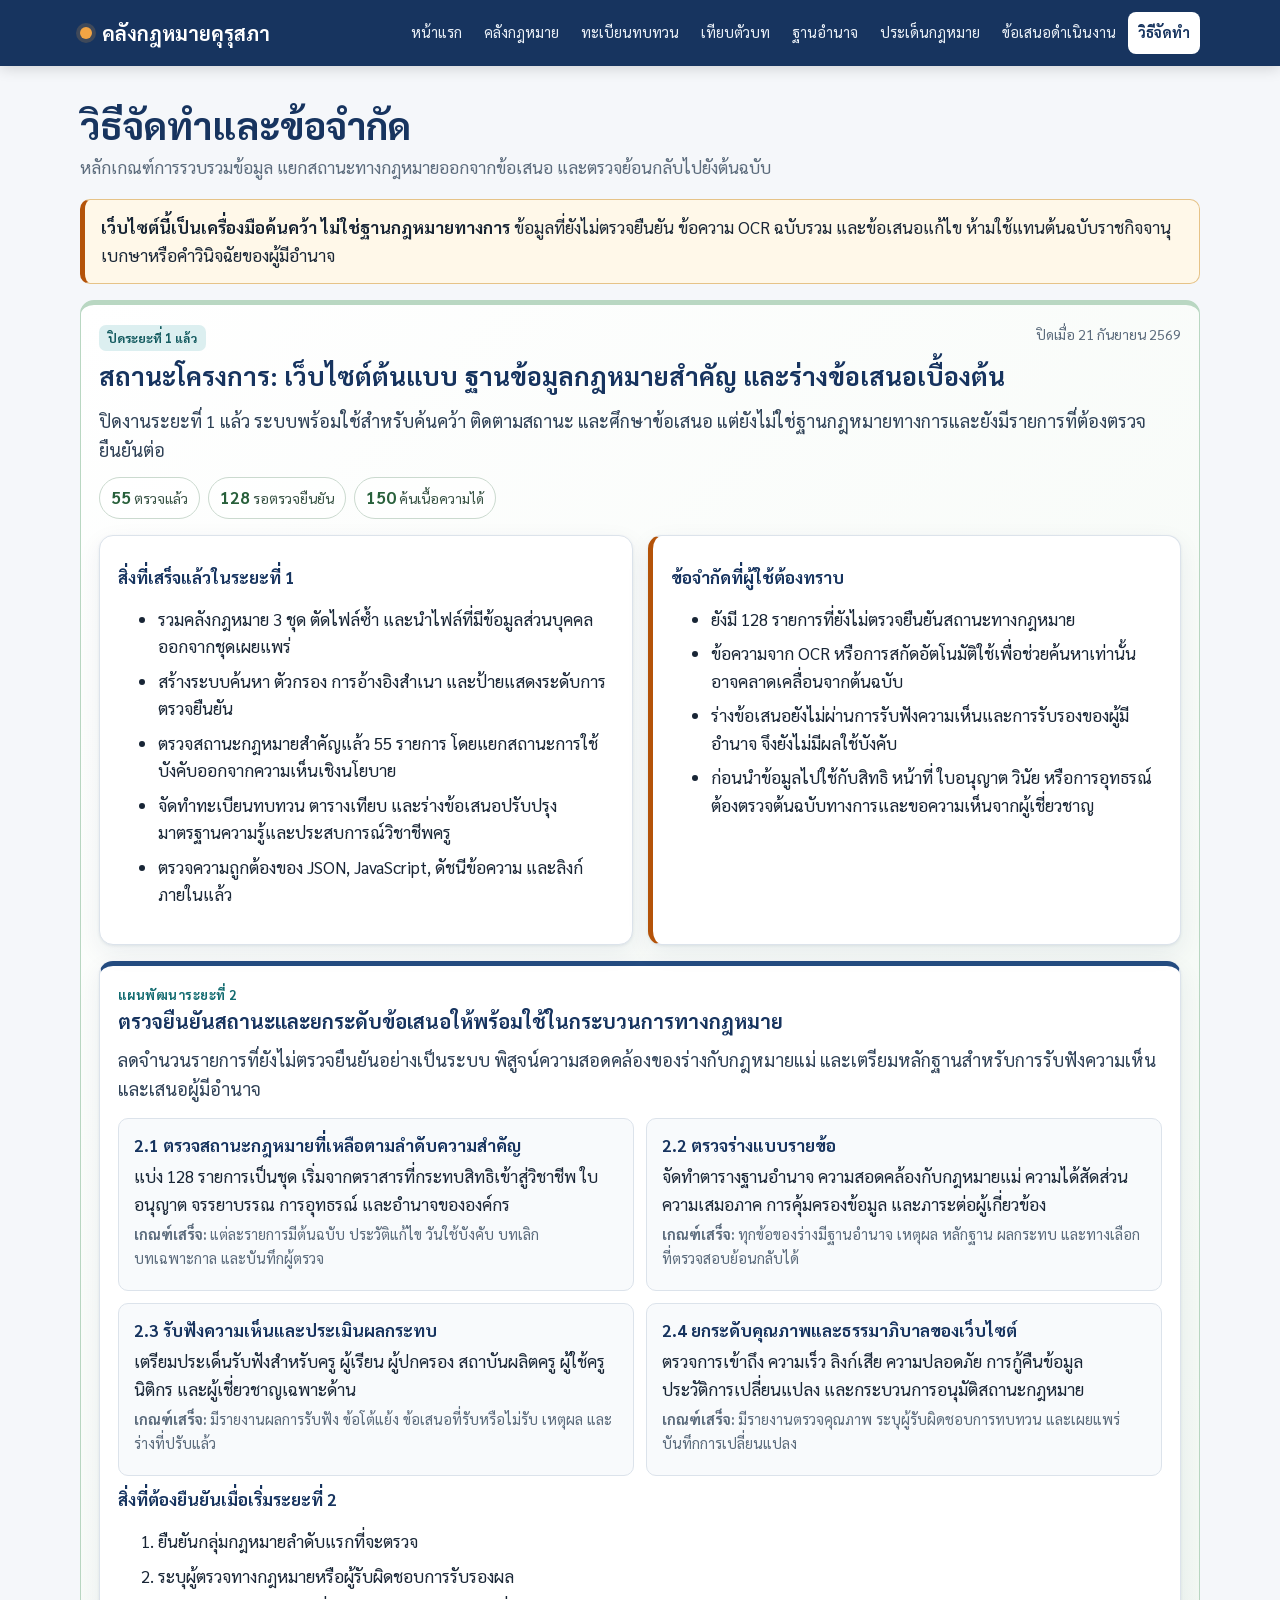
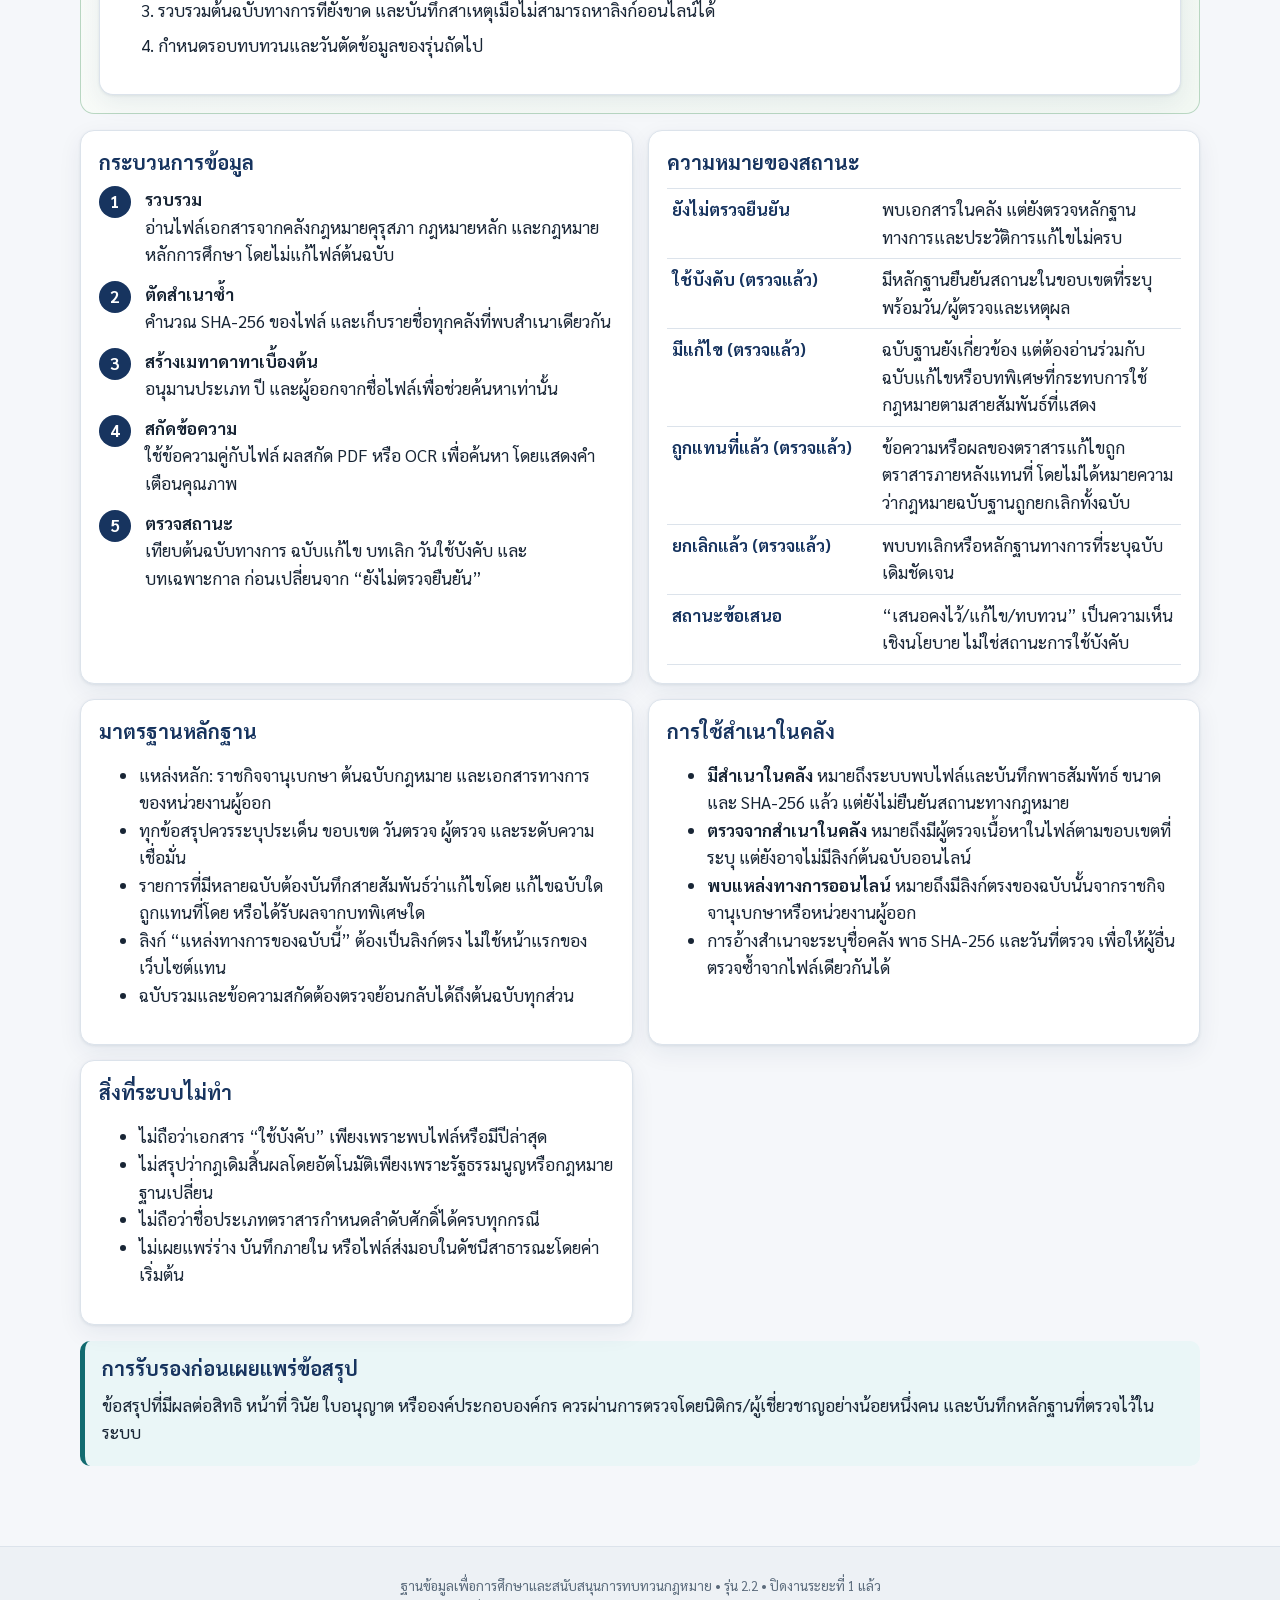
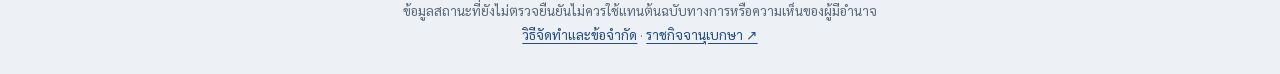
<file: methodology.html>
<!doctype html>
<html lang="th">
<head>
<meta charset="utf-8">
<meta name="viewport" content="width=device-width, initial-scale=1">
<title>วิธีจัดทำและข้อจำกัด | คลังกฎหมายคุรุสภา</title>
<meta name="description" content="วิธีรวบรวม ตรวจสอบ และแสดงระดับความน่าเชื่อถือของคลังกฎหมายคุรุสภา">
<link rel="icon" href="assets/favicon.svg" type="image/svg+xml">
<link rel="preconnect" href="https://fonts.googleapis.com">
<link rel="preconnect" href="https://fonts.gstatic.com" crossorigin>
<link href="https://fonts.googleapis.com/css2?family=Sarabun:wght@400;600;700&display=swap" rel="stylesheet">
<link rel="stylesheet" href="assets/css/style.css?v=20260921-2">
</head>
<body data-page="methodology.html">
<main>
  <div class="wrap">
    <div class="pagehead">
      <h1>วิธีจัดทำและข้อจำกัด</h1>
      <p>หลักเกณฑ์การรวบรวมข้อมูล แยกสถานะทางกฎหมายออกจากข้อเสนอ และตรวจย้อนกลับไปยังต้นฉบับ</p>
    </div>
    <div class="notice">
      <strong>เว็บไซต์นี้เป็นเครื่องมือค้นคว้า ไม่ใช่ฐานกฎหมายทางการ</strong>
      ข้อมูลที่ยังไม่ตรวจยืนยัน ข้อความ OCR ฉบับรวม และข้อเสนอแก้ไข ห้ามใช้แทนต้นฉบับราชกิจจานุเบกษาหรือคำวินิจฉัยของผู้มีอำนาจ
    </div>
    <div id="project-status" class="section-gap" aria-live="polite"></div>
    <div class="method-grid">
      <section class="card">
        <h2>กระบวนการข้อมูล</h2>
        <ol class="steps">
          <li><strong>รวบรวม</strong><br>อ่านไฟล์เอกสารจากคลังกฎหมายคุรุสภา กฎหมายหลัก และกฎหมายหลักการศึกษา โดยไม่แก้ไฟล์ต้นฉบับ</li>
          <li><strong>ตัดสำเนาซ้ำ</strong><br>คำนวณ SHA-256 ของไฟล์ และเก็บรายชื่อทุกคลังที่พบสำเนาเดียวกัน</li>
          <li><strong>สร้างเมทาดาทาเบื้องต้น</strong><br>อนุมานประเภท ปี และผู้ออกจากชื่อไฟล์เพื่อช่วยค้นหาเท่านั้น</li>
          <li><strong>สกัดข้อความ</strong><br>ใช้ข้อความคู่กับไฟล์ ผลสกัด PDF หรือ OCR เพื่อค้นหา โดยแสดงคำเตือนคุณภาพ</li>
          <li><strong>ตรวจสถานะ</strong><br>เทียบต้นฉบับทางการ ฉบับแก้ไข บทเลิก วันใช้บังคับ และบทเฉพาะกาล ก่อนเปลี่ยนจาก “ยังไม่ตรวจยืนยัน”</li>
        </ol>
      </section>
      <section class="card">
        <h2>ความหมายของสถานะ</h2>
        <dl class="proposal-details">
          <dt>ยังไม่ตรวจยืนยัน</dt><dd>พบเอกสารในคลัง แต่ยังตรวจหลักฐานทางการและประวัติการแก้ไขไม่ครบ</dd>
          <dt>ใช้บังคับ (ตรวจแล้ว)</dt><dd>มีหลักฐานยืนยันสถานะในขอบเขตที่ระบุ พร้อมวัน/ผู้ตรวจและเหตุผล</dd>
          <dt>มีแก้ไข (ตรวจแล้ว)</dt><dd>ฉบับฐานยังเกี่ยวข้อง แต่ต้องอ่านร่วมกับฉบับแก้ไขหรือบทพิเศษที่กระทบการใช้กฎหมายตามสายสัมพันธ์ที่แสดง</dd>
          <dt>ถูกแทนที่แล้ว (ตรวจแล้ว)</dt><dd>ข้อความหรือผลของตราสารแก้ไขถูกตราสารภายหลังแทนที่ โดยไม่ได้หมายความว่ากฎหมายฉบับฐานถูกยกเลิกทั้งฉบับ</dd>
          <dt>ยกเลิกแล้ว (ตรวจแล้ว)</dt><dd>พบบทเลิกหรือหลักฐานทางการที่ระบุฉบับเดิมชัดเจน</dd>
          <dt>สถานะข้อเสนอ</dt><dd>“เสนอคงไว้/แก้ไข/ทบทวน” เป็นความเห็นเชิงนโยบาย ไม่ใช่สถานะการใช้บังคับ</dd>
        </dl>
      </section>
      <section class="card">
        <h2>มาตรฐานหลักฐาน</h2>
        <ul>
          <li>แหล่งหลัก: ราชกิจจานุเบกษา ต้นฉบับกฎหมาย และเอกสารทางการของหน่วยงานผู้ออก</li>
          <li>ทุกข้อสรุปควรระบุประเด็น ขอบเขต วันตรวจ ผู้ตรวจ และระดับความเชื่อมั่น</li>
          <li>รายการที่มีหลายฉบับต้องบันทึกสายสัมพันธ์ว่าแก้ไขโดย แก้ไขฉบับใด ถูกแทนที่โดย หรือได้รับผลจากบทพิเศษใด</li>
          <li>ลิงก์ “แหล่งทางการของฉบับนี้” ต้องเป็นลิงก์ตรง ไม่ใช้หน้าแรกของเว็บไซต์แทน</li>
          <li>ฉบับรวมและข้อความสกัดต้องตรวจย้อนกลับได้ถึงต้นฉบับทุกส่วน</li>
        </ul>
      </section>
      <section class="card">
        <h2>การใช้สำเนาในคลัง</h2>
        <ul>
          <li><strong>มีสำเนาในคลัง</strong> หมายถึงระบบพบไฟล์และบันทึกพาธสัมพัทธ์ ขนาด และ SHA-256 แล้ว แต่ยังไม่ยืนยันสถานะทางกฎหมาย</li>
          <li><strong>ตรวจจากสำเนาในคลัง</strong> หมายถึงมีผู้ตรวจเนื้อหาในไฟล์ตามขอบเขตที่ระบุ แต่ยังอาจไม่มีลิงก์ต้นฉบับออนไลน์</li>
          <li><strong>พบแหล่งทางการออนไลน์</strong> หมายถึงมีลิงก์ตรงของฉบับนั้นจากราชกิจจานุเบกษาหรือหน่วยงานผู้ออก</li>
          <li>การอ้างสำเนาจะระบุชื่อคลัง พาธ SHA-256 และวันที่ตรวจ เพื่อให้ผู้อื่นตรวจซ้ำจากไฟล์เดียวกันได้</li>
        </ul>
      </section>
      <section class="card">
        <h2>สิ่งที่ระบบไม่ทำ</h2>
        <ul>
          <li>ไม่ถือว่าเอกสาร “ใช้บังคับ” เพียงเพราะพบไฟล์หรือมีปีล่าสุด</li>
          <li>ไม่สรุปว่ากฎเดิมสิ้นผลโดยอัตโนมัติเพียงเพราะรัฐธรรมนูญหรือกฎหมายฐานเปลี่ยน</li>
          <li>ไม่ถือว่าชื่อประเภทตราสารกำหนดลำดับศักดิ์ได้ครบทุกกรณี</li>
          <li>ไม่เผยแพร่ร่าง บันทึกภายใน หรือไฟล์ส่งมอบในดัชนีสาธารณะโดยค่าเริ่มต้น</li>
        </ul>
      </section>
    </div>
    <section class="callout teal">
      <h2>การรับรองก่อนเผยแพร่ข้อสรุป</h2>
      <p>ข้อสรุปที่มีผลต่อสิทธิ หน้าที่ วินัย ใบอนุญาต หรือองค์ประกอบองค์กร ควรผ่านการตรวจโดยนิติกร/ผู้เชี่ยวชาญอย่างน้อยหนึ่งคน และบันทึกหลักฐานที่ตรวจไว้ในระบบ</p>
    </section>
  </div>
</main>
<script src="assets/js/app.js?v=20260921-2"></script>
</body>
</html>
</file>
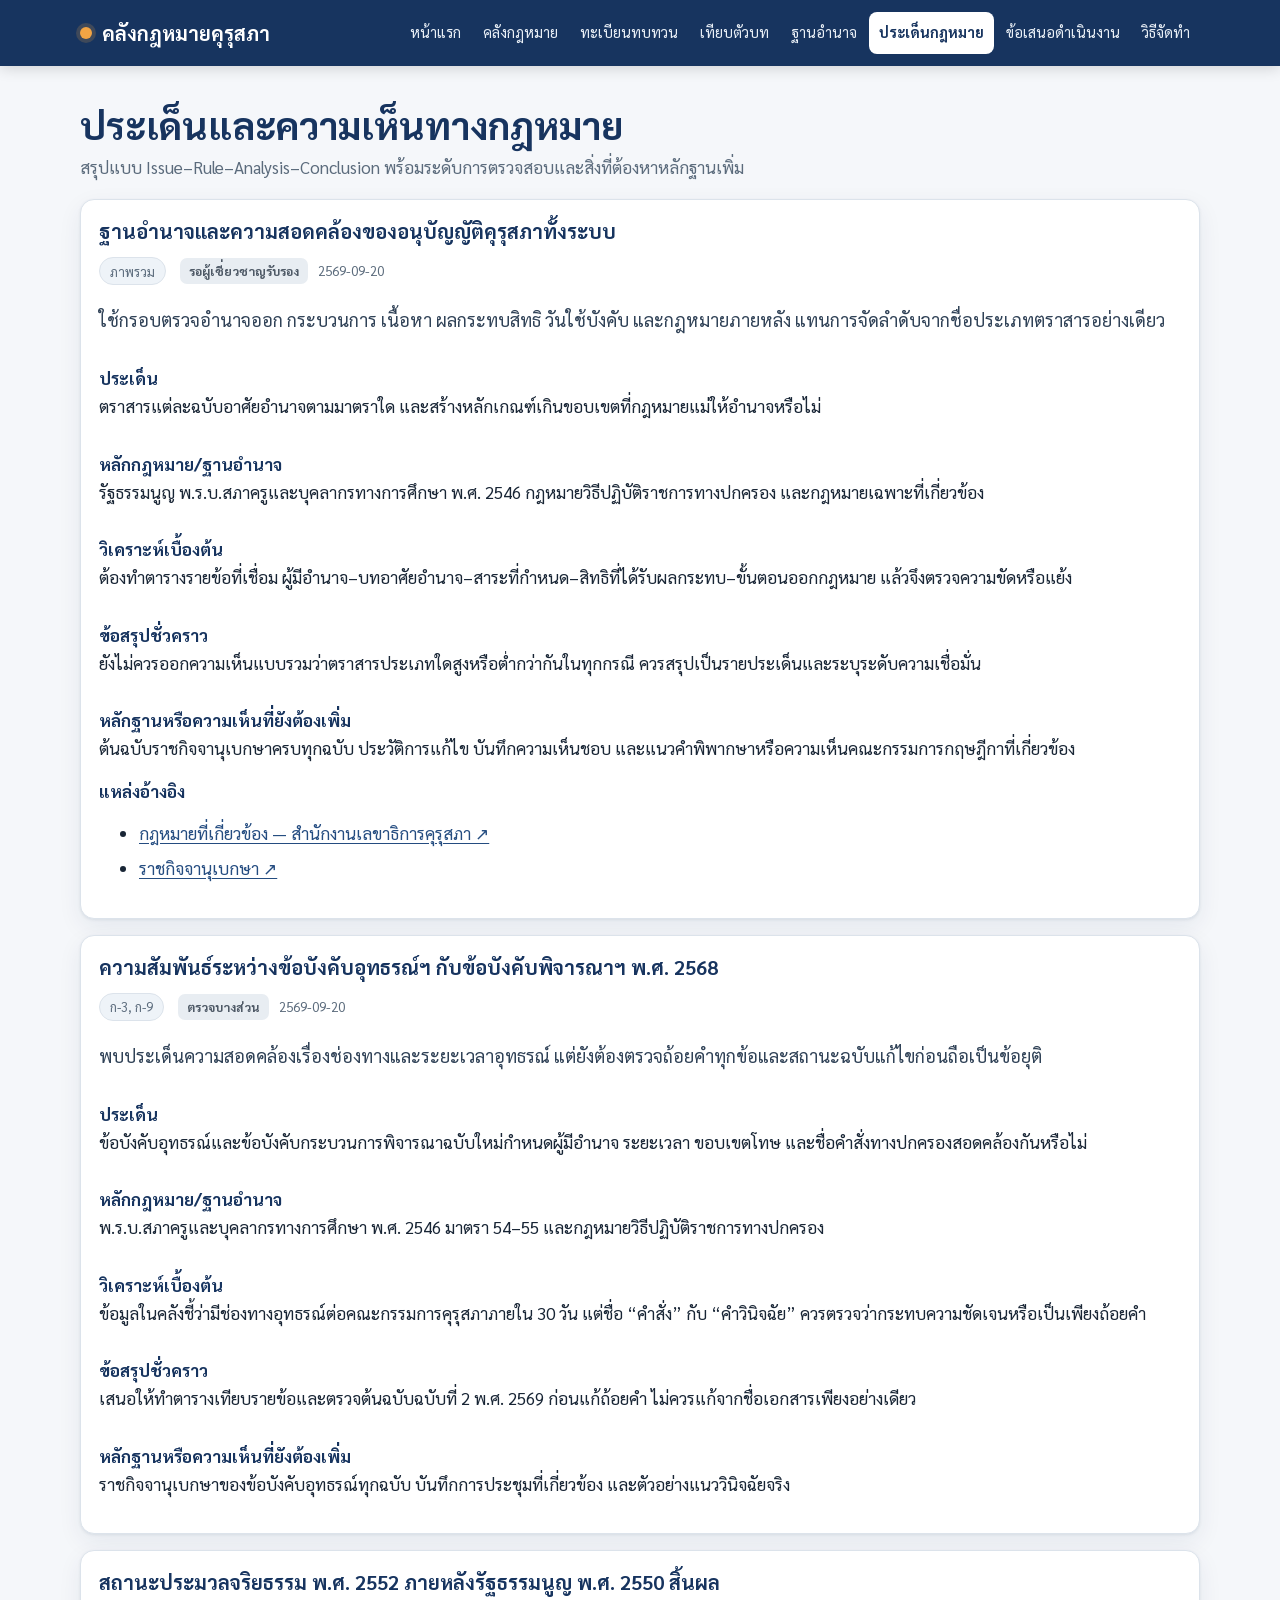
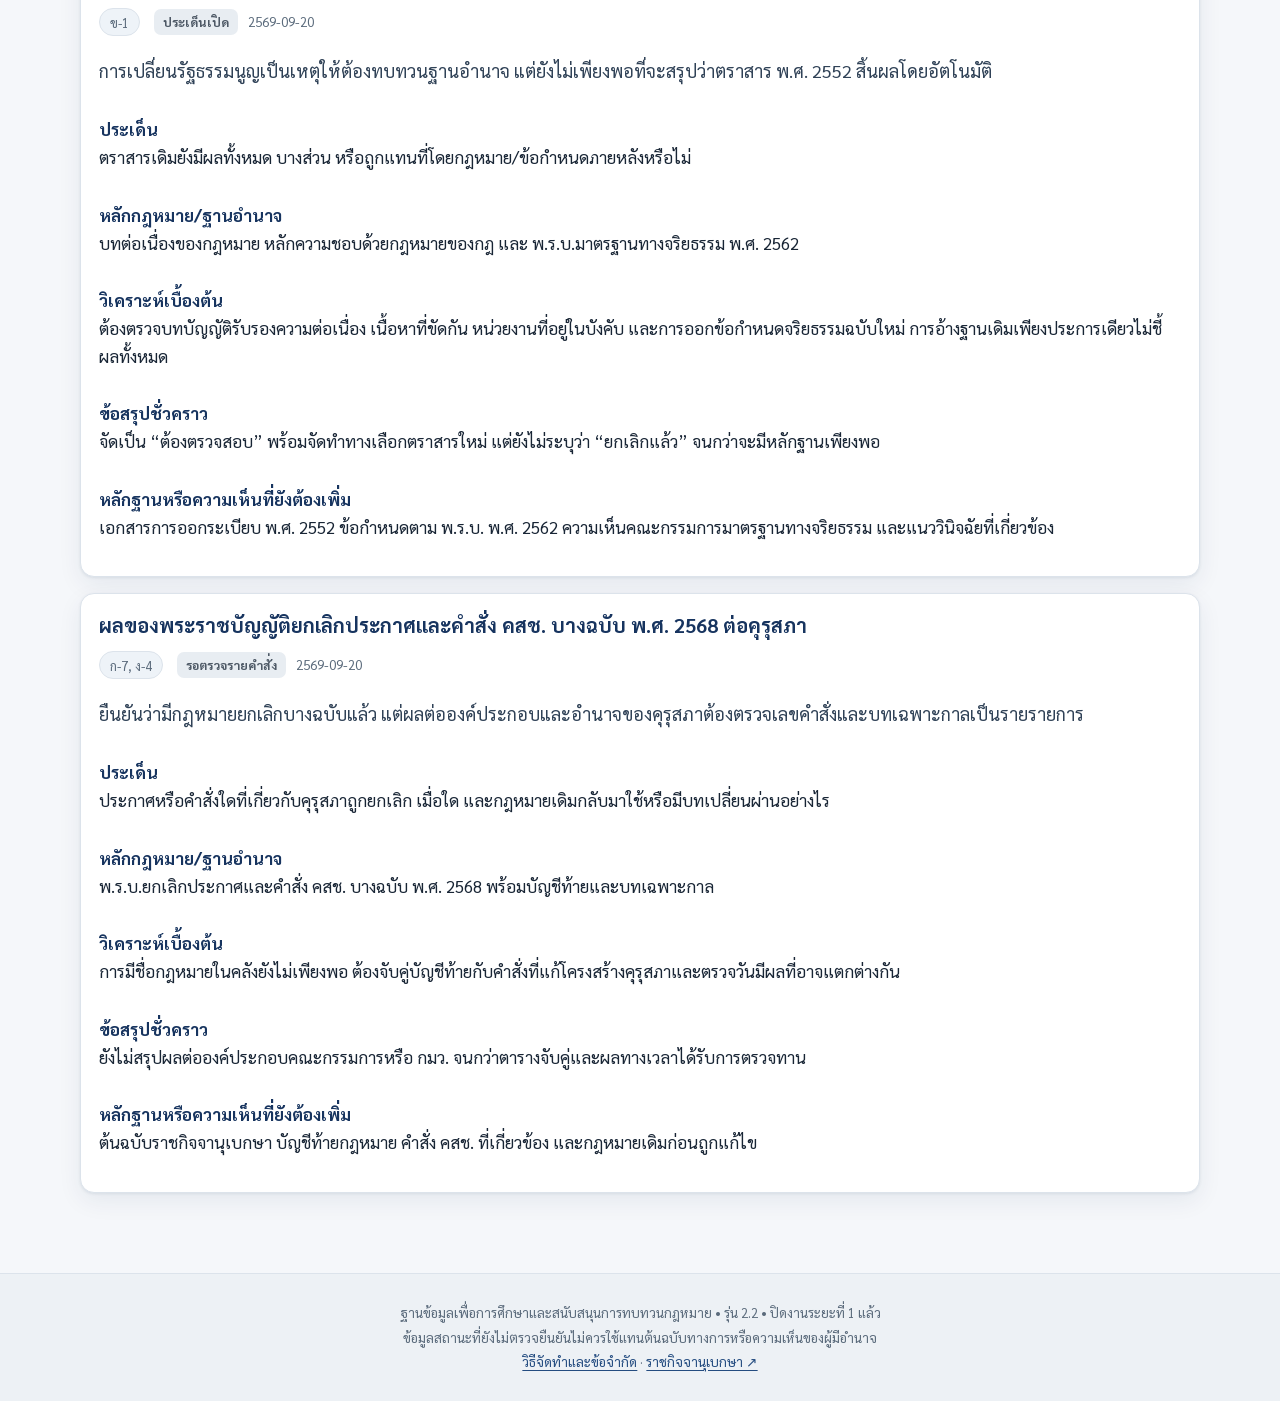
<file: opinions.html>
<!doctype html>
<html lang="th">
<head>
<meta charset="utf-8">
<meta name="viewport" content="width=device-width, initial-scale=1">
<title>ความเห็นกฎหมาย | คลังกฎหมายคุรุสภา</title>
<meta name="description" content="คลังกฎหมายคุรุสภา กฎหมายการศึกษา และข้อเสนอทบทวน พร้อมแสดงระดับการตรวจยืนยัน">
<link rel="icon" href="assets/favicon.svg" type="image/svg+xml">
<link rel="preconnect" href="https://fonts.googleapis.com">
<link rel="preconnect" href="https://fonts.gstatic.com" crossorigin>
<link href="https://fonts.googleapis.com/css2?family=Sarabun:wght@400;600;700&display=swap" rel="stylesheet">
<link rel="stylesheet" href="assets/css/style.css">
</head>
<body data-page="opinions.html">
<main>
  <div class="wrap">
    <div class="pagehead" id="pagehead"></div>
    <div id="app"></div>
  </div>
</main>
<script src="assets/js/app.js"></script>
</body>
</html>
</file>
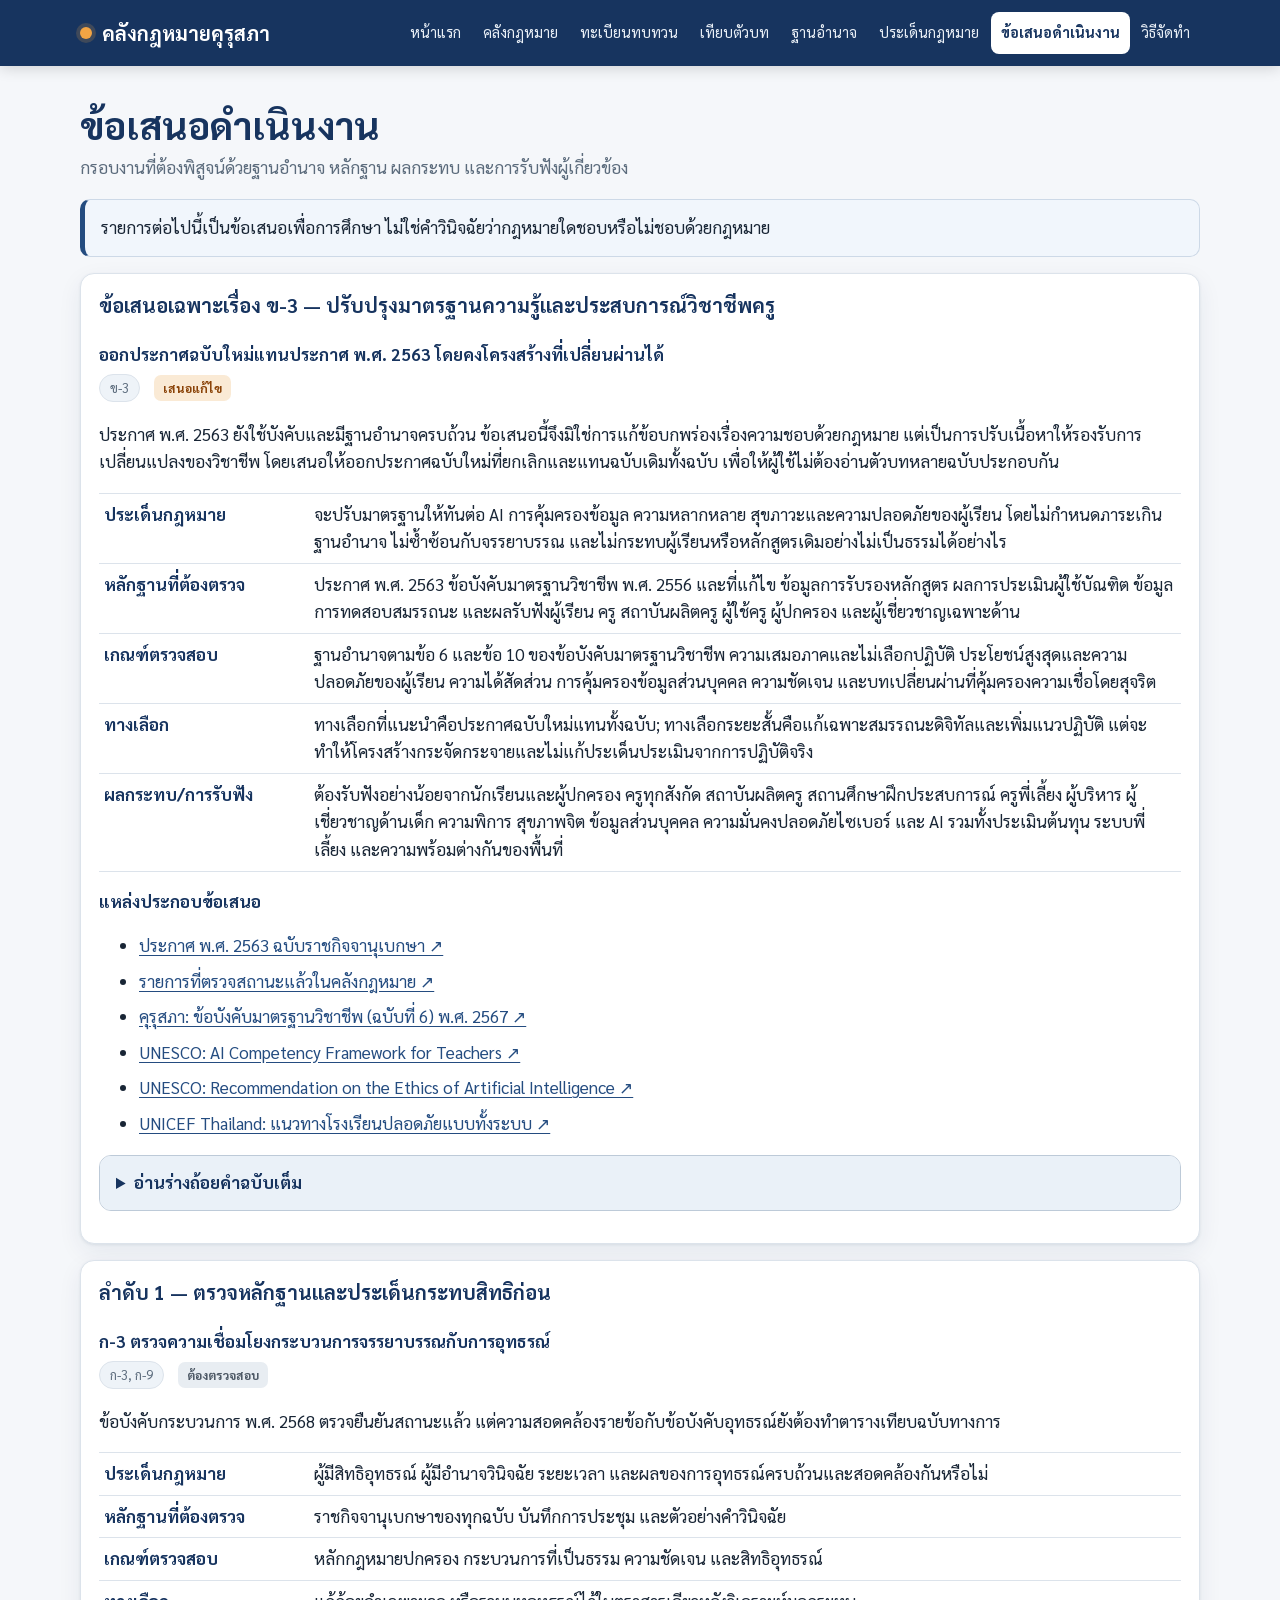
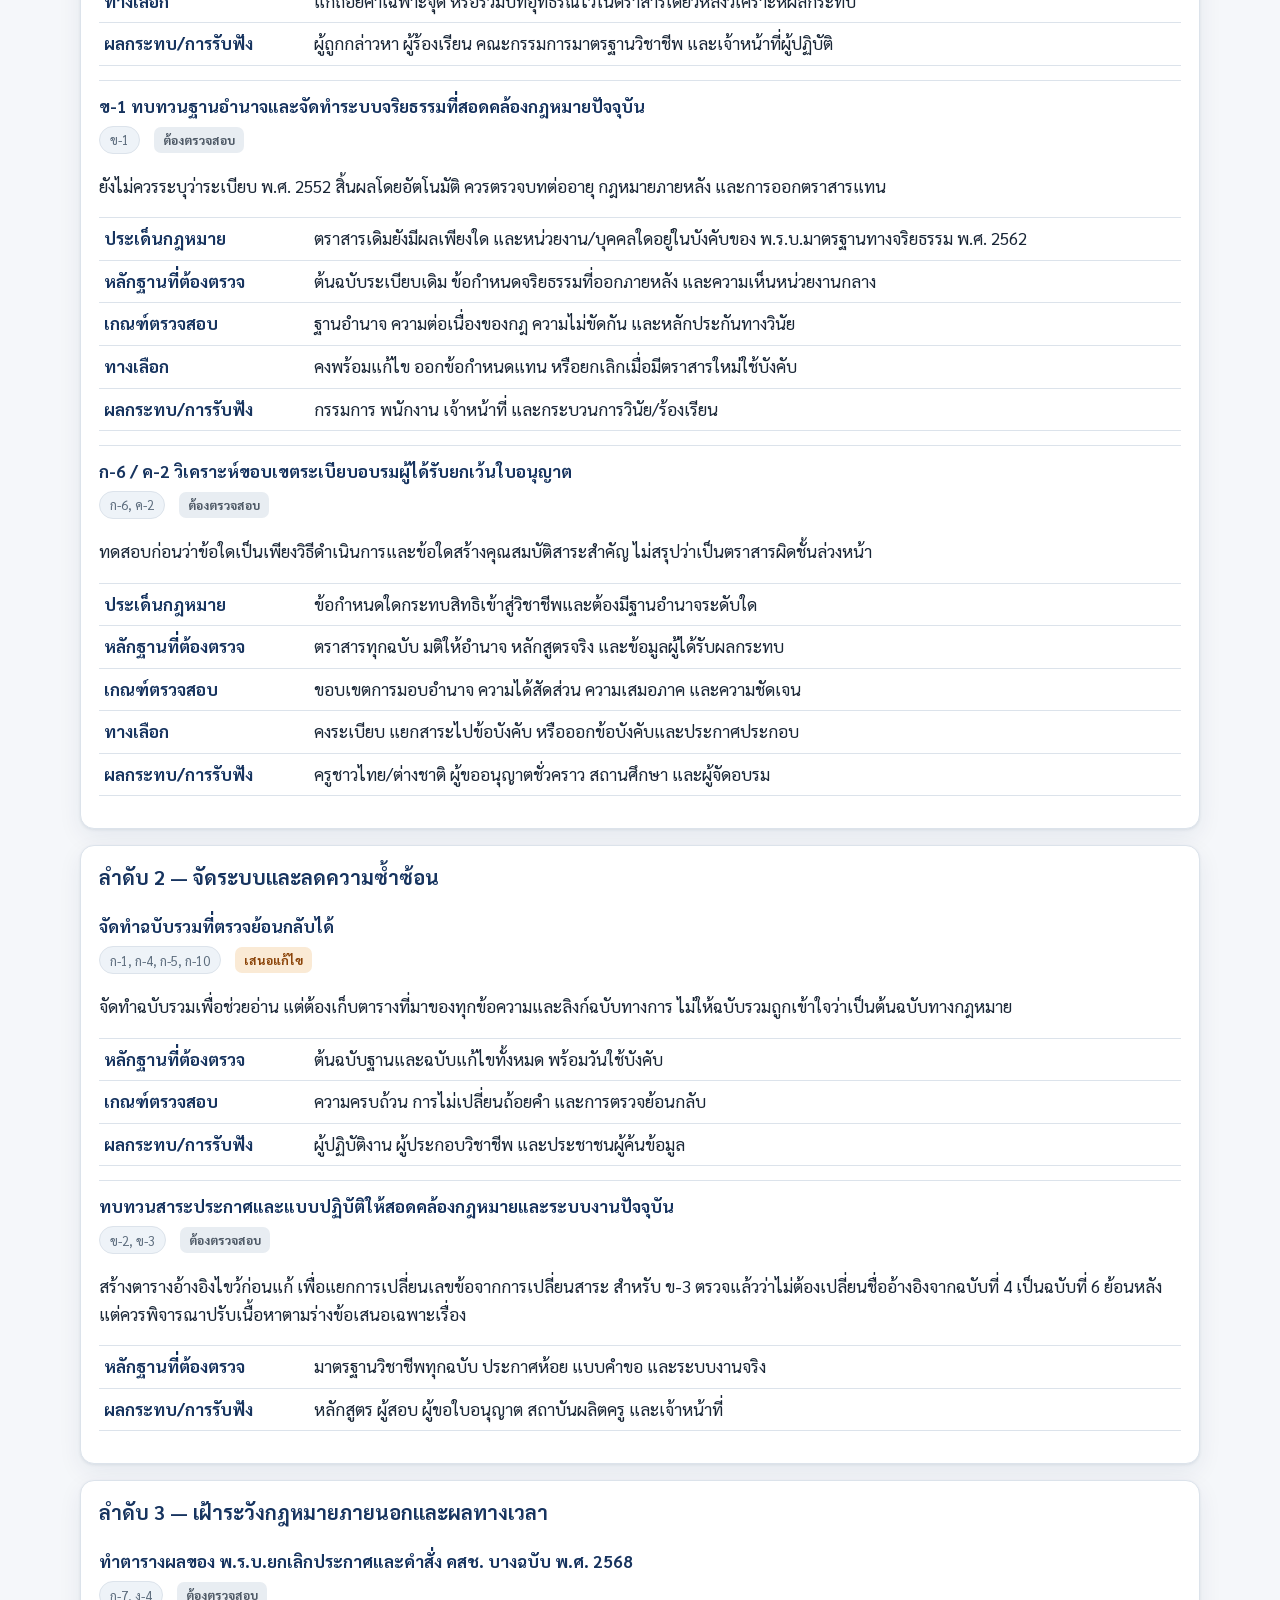
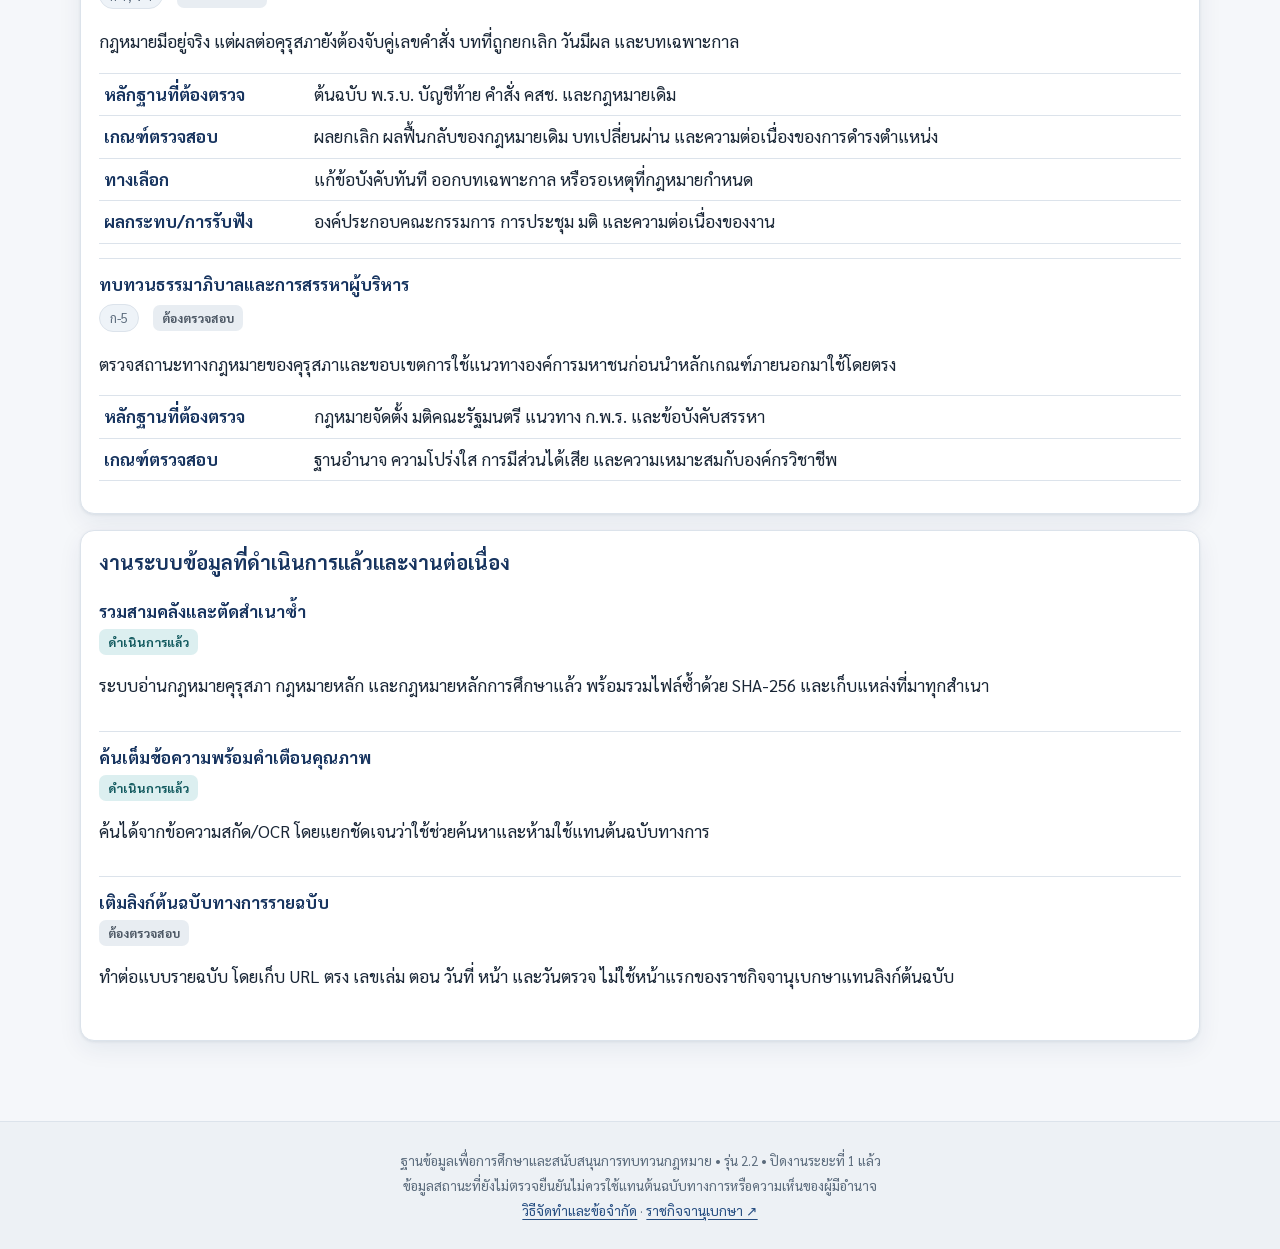
<file: proposals.html>
<!doctype html>
<html lang="th">
<head>
<meta charset="utf-8">
<meta name="viewport" content="width=device-width, initial-scale=1">
<title>ข้อเสนอดำเนินงาน | คลังกฎหมายคุรุสภา</title>
<meta name="description" content="คลังกฎหมายคุรุสภา กฎหมายการศึกษา และข้อเสนอทบทวน พร้อมแสดงระดับการตรวจยืนยัน">
<link rel="icon" href="assets/favicon.svg" type="image/svg+xml">
<link rel="preconnect" href="https://fonts.googleapis.com">
<link rel="preconnect" href="https://fonts.gstatic.com" crossorigin>
<link href="https://fonts.googleapis.com/css2?family=Sarabun:wght@400;600;700&display=swap" rel="stylesheet">
<link rel="stylesheet" href="assets/css/style.css?v=20260921-1">
</head>
<body data-page="proposals.html">
<main>
  <div class="wrap">
    <div class="pagehead" id="pagehead"></div>
    <div id="app"></div>
  </div>
</main>
<script src="assets/js/app.js?v=20260921-1"></script>
</body>
</html>
</file>
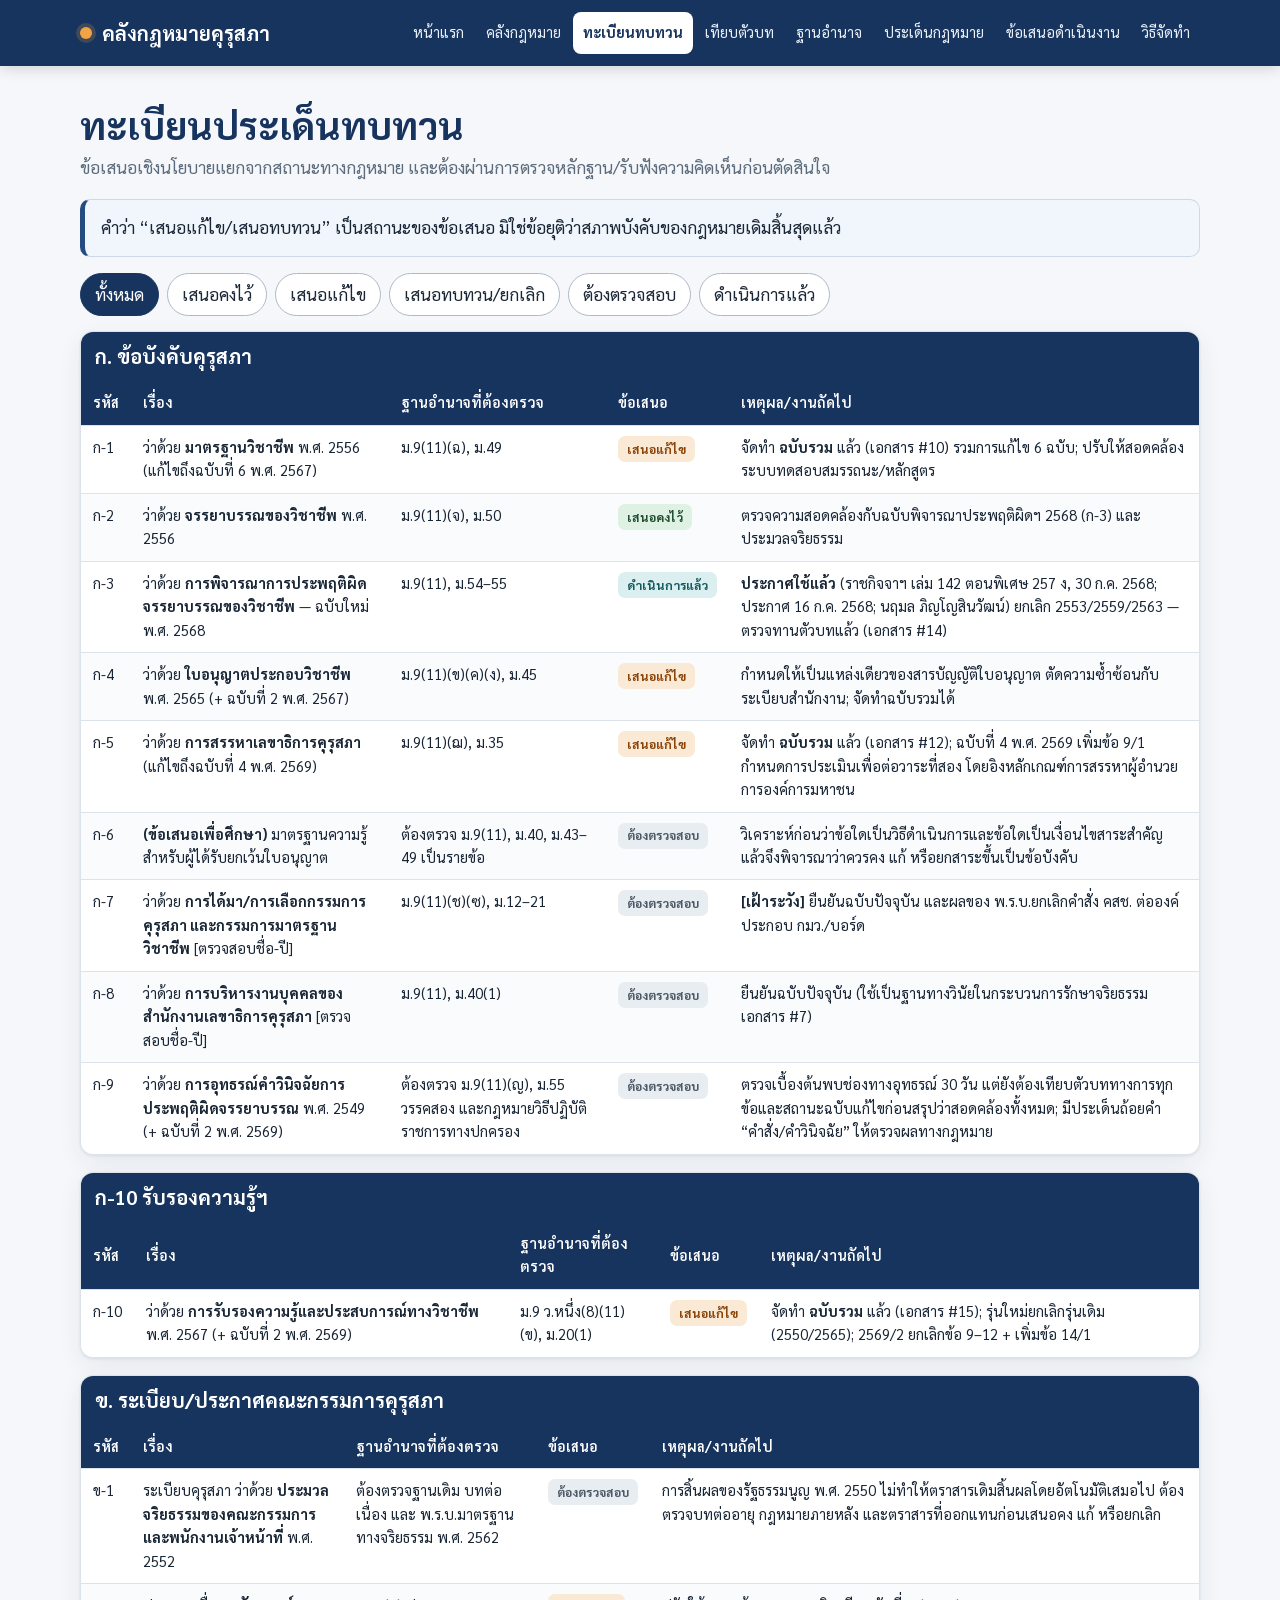
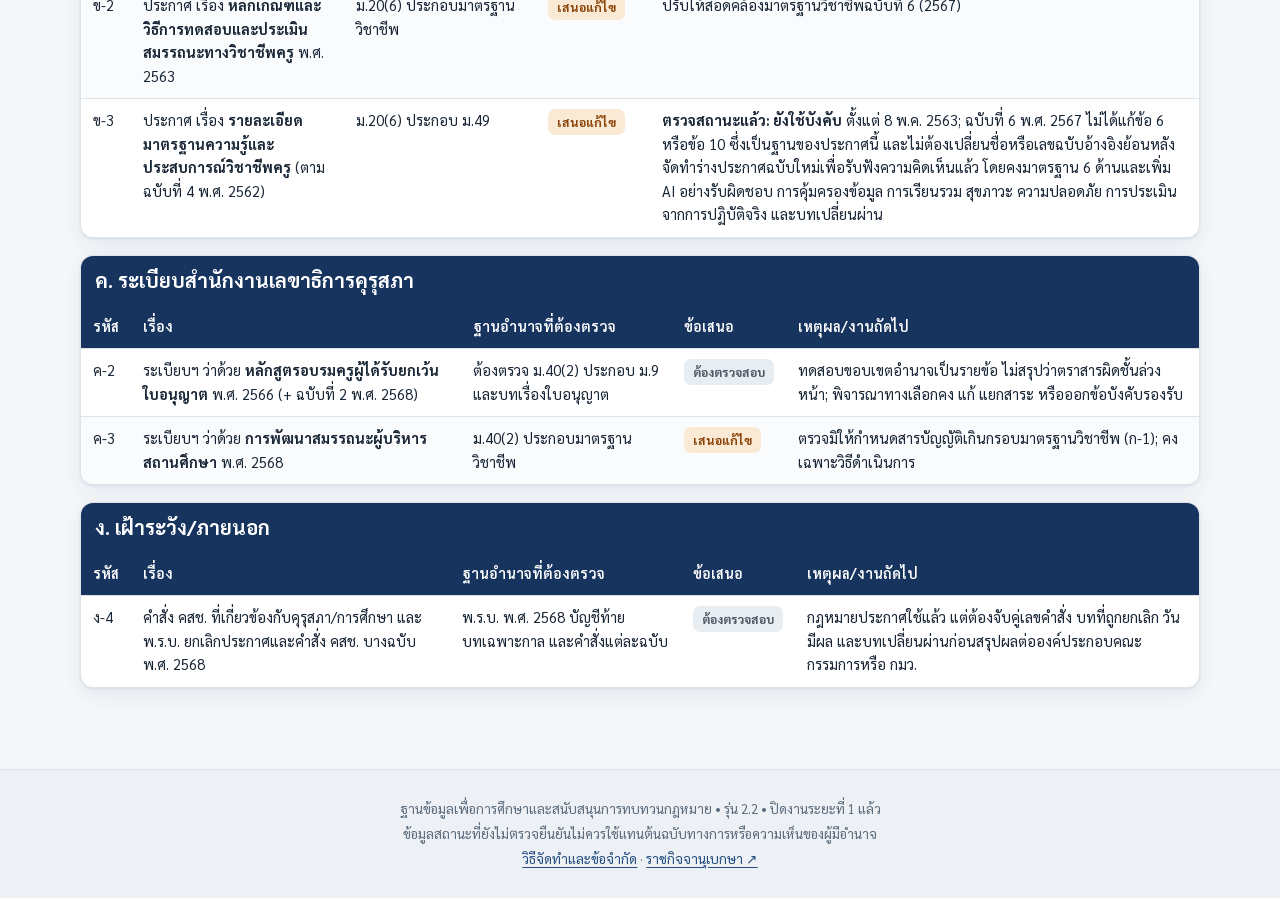
<file: tracker.html>
<!doctype html>
<html lang="th">
<head>
<meta charset="utf-8">
<meta name="viewport" content="width=device-width, initial-scale=1">
<title>ทะเบียนปฏิรูป | คลังกฎหมายคุรุสภา</title>
<meta name="description" content="คลังกฎหมายคุรุสภา กฎหมายการศึกษา และข้อเสนอทบทวน พร้อมแสดงระดับการตรวจยืนยัน">
<link rel="icon" href="assets/favicon.svg" type="image/svg+xml">
<link rel="preconnect" href="https://fonts.googleapis.com">
<link rel="preconnect" href="https://fonts.gstatic.com" crossorigin>
<link href="https://fonts.googleapis.com/css2?family=Sarabun:wght@400;600;700&display=swap" rel="stylesheet">
<link rel="stylesheet" href="assets/css/style.css">
</head>
<body data-page="tracker.html">
<main>
  <div class="wrap">
    <div class="pagehead" id="pagehead"></div>
    <div id="app"></div>
  </div>
</main>
<script src="assets/js/app.js"></script>
</body>
</html>
</file>
<file: assets/css/style.css>
:root {
  --navy: #17345f;
  --navy-2: #244c80;
  --accent: #b45309;
  --green: #28603b;
  --red: #962d2d;
  --teal: #126b70;
  --ink: #182535;
  --muted: #5b6b7c;
  --line: #dce3eb;
  --bg: #f5f7fa;
  --card: #fff;
  --chip: #eef3f8;
  --focus: #f5a623;
  --shadow: 0 8px 24px rgba(19, 48, 82, .07), 0 1px 3px rgba(19, 48, 82, .08);
}

* { box-sizing: border-box; }
html { scroll-behavior: smooth; }
html, body { margin: 0; min-height: 100%; }
body {
  color: var(--ink);
  background: var(--bg);
  font-family: "Sarabun", system-ui, -apple-system, sans-serif;
  font-size: 17px;
  line-height: 1.62;
  -webkit-font-smoothing: antialiased;
}
a { color: var(--navy-2); text-underline-offset: 3px; }
a:hover { text-decoration-thickness: 2px; }
button, input, select { font: inherit; }
button { cursor: pointer; }
:focus-visible { outline: 3px solid var(--focus); outline-offset: 3px; }
.wrap { width: min(1120px, calc(100% - 32px)); margin-inline: auto; }
.skip-link {
  position: fixed; left: 16px; top: -100px; z-index: 100;
  padding: 10px 16px; border-radius: 0 0 8px 8px; background: #fff; color: var(--navy); font-weight: 700;
}
.skip-link:focus { top: 0; }

/* Header */
header.site { position: sticky; top: 0; z-index: 30; color: #fff; background: var(--navy); box-shadow: 0 2px 14px rgba(0, 0, 0, .16); }
.header-inner { display: flex; align-items: center; min-height: 66px; gap: 16px; }
.brand { display: flex; align-items: center; gap: 10px; color: #fff; font-size: 20px; font-weight: 700; text-decoration: none; white-space: nowrap; }
.brand:hover { text-decoration: none; }
.brand .dot { width: 12px; height: 12px; border-radius: 50%; background: #f2a444; box-shadow: 0 0 0 4px rgba(242, 164, 68, .18); }
header.site nav { display: flex; flex-wrap: wrap; justify-content: flex-end; gap: 2px; margin-left: auto; }
header.site nav a { min-height: 42px; display: inline-flex; align-items: center; padding: 7px 10px; border-radius: 8px; color: #eaf0f7; font-size: 14.5px; text-decoration: none; white-space: nowrap; }
header.site nav a:hover { background: rgba(255, 255, 255, .12); }
header.site nav a.active { color: var(--navy); background: #fff; font-weight: 700; }
.nav-toggle { display: none; align-items: center; min-height: 44px; gap: 7px; margin-left: auto; padding: 7px 12px; color: #fff; background: transparent; border: 1px solid rgba(255, 255, 255, .55); border-radius: 8px; }

/* Layout and typography */
main { min-height: 70vh; padding-bottom: 64px; }
.pagehead { padding: 34px 0 18px; }
.pagehead h1 { max-width: 900px; margin: 0 0 5px; color: var(--navy); font-size: clamp(27px, 3vw, 38px); line-height: 1.28; }
.pagehead p { max-width: 860px; margin: 0; color: var(--muted); font-size: 17px; }
h2, h3 { color: var(--navy); line-height: 1.35; }
.card h2, .callout h2, .tracker-group h2 { margin: 0 0 10px; font-size: 20px; }
.card h3 { margin: 12px 0 6px; font-size: 17px; }
.grid { display: grid; gap: 15px; }
.g4 { grid-template-columns: repeat(4, minmax(0, 1fr)); }
.g3 { grid-template-columns: repeat(3, minmax(0, 1fr)); }
.g2 { grid-template-columns: repeat(2, minmax(0, 1fr)); }
.section-gap { margin-top: 16px; }
.card { padding: 18px; border: 1px solid var(--line); border-radius: 14px; background: var(--card); box-shadow: var(--shadow); }
.stat { display: flex; min-height: 130px; flex-direction: column; justify-content: center; }
.stat .n { color: var(--navy); font-size: 38px; font-weight: 700; line-height: 1; }
.stat .l { margin-top: 7px; font-weight: 600; }
.stat .s { color: var(--muted); font-size: 13.5px; }
.compact-list { margin: 6px 0 12px; padding-left: 23px; }
.compact-list li { margin-bottom: 5px; }
.text-link { display: inline-block; margin-top: 8px; font-weight: 600; }
.lead { color: #304257; font-size: 18px; }
.fine-print { color: var(--muted); font-size: 13.5px; }
.empty-state { padding: 26px; border: 1px dashed #aeb9c7; border-radius: 12px; color: var(--muted); text-align: center; background: rgba(255, 255, 255, .5); }

/* Notices */
.notice { margin: 0 0 16px; padding: 14px 16px; border: 1px solid #e6c388; border-left: 5px solid var(--accent); border-radius: 10px; background: #fff8e9; }
.notice.subtle { border-color: #cdd9e7; border-left-color: var(--navy-2); background: #f1f6fc; }
.callout { margin: 16px 0; padding: 14px 17px; border-left: 5px solid var(--accent); border-radius: 10px; background: #fff6e9; }
.callout p { margin: 5px 0; }
.callout.green { border-color: var(--green); background: #edf7ef; }
.callout.red { border-color: var(--red); background: #fceeee; }
.callout.teal { border-color: var(--teal); background: #eaf6f7; }
.callout.warning { border-color: var(--accent); background: #fff8e9; }

/* Badges and buttons */
.chip { display: inline-flex; align-items: center; min-height: 28px; margin: 2px 4px 2px 0; padding: 2px 10px; border: 1px solid var(--line); border-radius: 999px; background: var(--chip); font-size: 13px; }
.badge { display: inline-flex; align-items: center; min-height: 26px; padding: 2px 9px; border-radius: 7px; font-size: 12.5px; font-weight: 700; white-space: nowrap; }
.b-keep, .b-inforce { color: #214f31; background: #dff1e3; }
.b-amend, .b-amended { color: #8a4308; background: #faead5; }
.b-superseded { color: #5f3b72; background: #eee4f3; }
.b-repeal, .b-repealed { color: #812828; background: #f5dede; }
.b-verify, .b-unverified { color: #4e5966; background: #e8edf2; }
.b-done { color: #145b60; background: #dceff0; }
.b-reference { color: var(--navy); background: #e6edf6; }
.b-draft { color: #5a3b87; background: #eee7f7; }
.button { display: inline-flex; min-height: 44px; align-items: center; justify-content: center; padding: 8px 14px; border: 1px solid var(--navy); border-radius: 9px; color: #fff; background: var(--navy); font-weight: 600; text-decoration: none; }
.button:hover { background: var(--navy-2); text-decoration: none; }
.button.secondary { color: var(--navy); background: #fff; }

/* Dashboard */
.phase-status { margin-bottom: 16px; border-color: #b9d7c2; border-top: 5px solid var(--green); background: linear-gradient(135deg, #fff 0%, #f2f8f3 100%); }
.phase-status-full { padding: 18px; border: 1px solid #b9d7c2; border-top-width: 5px; border-radius: 14px; scroll-margin-top: 82px; }
.phase-status-head { display: flex; align-items: start; justify-content: space-between; gap: 16px; }
.phase-status-head h2 { margin: 8px 0 4px; }
.phase-date { flex: 0 0 auto; color: var(--muted); font-size: 14px; }
.phase-status .lead { margin: 8px 0 13px; }
.phase-metrics { display: flex; flex-wrap: wrap; gap: 8px; }
.phase-metrics span { padding: 6px 11px; border: 1px solid #cbdacf; border-radius: 999px; color: #365142; background: rgba(255, 255, 255, .78); font-size: 14px; }
.phase-metrics strong { color: var(--green); font-size: 17px; }
.phase-columns { margin-top: 16px; }
.phase-columns li, .next-phase li { margin-bottom: 7px; }
.limitation-card { border-left: 5px solid var(--accent); }
.next-phase { margin-top: 16px; border-top: 5px solid var(--navy-2); }
.eyebrow { margin: 0 0 3px; color: var(--teal); font-size: 13px; font-weight: 700; letter-spacing: .035em; text-transform: uppercase; }
.roadmap-grid { display: grid; grid-template-columns: repeat(2, minmax(0, 1fr)); gap: 12px; margin-top: 15px; }
.roadmap-item { padding: 15px; border: 1px solid var(--line); border-radius: 10px; background: #f8fafc; }
.roadmap-item h3 { margin: 0 0 6px; }
.roadmap-item p { margin: 5px 0; }
.completion-test { color: var(--muted); font-size: 14.5px; }
.scope-grid { display: grid; grid-template-columns: repeat(3, 1fr); gap: 10px; }
.scope-item { display: flex; min-height: 80px; flex-direction: column; justify-content: center; padding: 12px; border: 1px solid var(--line); border-radius: 10px; text-decoration: none; background: #f8fafc; }
.scope-item:hover { border-color: #94a9c0; text-decoration: none; }
.scope-item strong { color: var(--navy); font-size: 26px; line-height: 1; }
.scope-item span { color: var(--muted); font-size: 14px; }

/* Controls */
.controls { display: flex; flex-wrap: wrap; align-items: end; gap: 10px; margin: 14px 0 17px; padding: 14px; border: 1px solid var(--line); border-radius: 12px; background: var(--card); }
.field { display: flex; min-width: 150px; flex-direction: column; gap: 4px; color: var(--muted); font-size: 13px; }
.field:first-child { flex: 1 1 240px; }
.field-label { font-weight: 600; }
.field input, .field select, .controls input[type="search"], .controls select { min-height: 44px; padding: 8px 11px; border: 1px solid #b8c4d1; border-radius: 8px; color: var(--ink); background: #fff; }
.check-field { display: inline-flex; min-height: 44px; align-items: center; gap: 7px; color: var(--ink); white-space: nowrap; }
.check-field input { width: 20px; height: 20px; accent-color: var(--navy); }
.result-count { margin-left: auto; padding-bottom: 10px; color: var(--muted); font-size: 14px; }

/* Library */
.item { margin-bottom: 10px; padding: 15px 17px; border: 1px solid var(--line); border-radius: 12px; background: var(--card); box-shadow: var(--shadow); }
.item h2 { margin: 0 0 7px; font-size: 18px; }
.meta { display: flex; flex-wrap: wrap; align-items: center; gap: 7px 10px; color: var(--muted); font-size: 13.5px; }
.note { margin: 8px 0 0; color: var(--muted); font-size: 14.5px; }
.search-snippet { margin: 9px 0 0; padding: 8px 10px; border-radius: 7px; color: #3c4b5b; background: #f5f7fa; font-size: 14px; }
mark { padding: 0 2px; background: #ffdd7a; }

/* Tables and detail */
.table-scroll { max-width: 100%; overflow-x: auto; border-radius: 0 0 12px 12px; -webkit-overflow-scrolling: touch; }
table.tbl { width: 100%; min-width: 850px; border-collapse: collapse; color: var(--ink); background: var(--card); font-size: 14.5px; }
table.tbl th { padding: 10px 12px; color: #fff; background: var(--navy); text-align: left; font-weight: 600; }
table.tbl td { padding: 10px 12px; border-top: 1px solid var(--line); vertical-align: top; }
table.tbl tr:nth-child(even) td { background: #fafbfd; }
.tracker-group { margin-bottom: 17px; border: 1px solid var(--line); border-radius: 13px; background: var(--card); box-shadow: var(--shadow); overflow: hidden; }
.tracker-group > h2 { margin: 0; padding: 11px 14px; color: #fff; background: var(--navy); }
.detail-table { width: 100%; border-collapse: collapse; }
.detail-table th, .detail-table td { padding: 10px 8px; border-bottom: 1px solid var(--line); text-align: left; vertical-align: top; }
.detail-table th { width: 210px; color: var(--navy); }
.detail-table tr:last-child th, .detail-table tr:last-child td { border-bottom: 0; }
.source-list { overflow-wrap: anywhere; }
.source-list li { margin-bottom: 8px; }
.source-list code { display: block; margin-top: 2px; color: var(--muted); font-size: 12px; }
.source-kind { color: var(--muted); font-size: 14px; }
.relation-list { margin-bottom: 0; }
.relation-list li { margin-bottom: 11px; }
.relation-list li:last-child { margin-bottom: 0; }
.relation-list p { margin: 2px 0 0; color: var(--muted); font-size: 14.5px; }
.action-row { display: flex; flex-wrap: wrap; gap: 9px; margin: 13px 0 8px; }
.citation-box { width: 100%; min-height: 128px; margin: 10px 0 13px; padding: 13px 15px; border: 1px solid var(--line); border-left: 4px solid var(--navy-2); border-radius: 8px; color: var(--ink); background: #f7f9fc; font-family: inherit; font-size: 15px; line-height: 1.6; resize: vertical; overflow-wrap: anywhere; }
.backlink { display: inline-block; margin: 4px 0 12px; color: var(--muted); }
.fulltext { max-height: 560px; margin: 12px 0 0; padding: 14px; overflow: auto; border: 1px solid var(--line); border-radius: 8px; white-space: pre-wrap; color: #273747; background: #fbfcfd; font-family: "Sarabun", system-ui, sans-serif; font-size: 15px; line-height: 1.7; }
.loading { color: var(--muted); }

/* Tracker filters */
.pill-row { display: flex; flex-wrap: wrap; gap: 8px; margin: 12px 0 15px; }
.pill { min-height: 42px; padding: 7px 14px; border: 1px solid #aebac7; border-radius: 999px; color: var(--ink); background: var(--card); }
.pill.on { color: #fff; border-color: var(--navy); background: var(--navy); }

/* Proposals, opinions and authority */
.proposal-group, .opinion { margin-bottom: 16px; }
.proposal-item { padding: 14px 0; border-top: 1px solid var(--line); }
.proposal-item:first-of-type { border-top: 0; }
.proposal-item h3 { margin-top: 0; }
.proposal-details { display: grid; grid-template-columns: minmax(150px, 210px) 1fr; margin: 12px 0 0; border-top: 1px solid var(--line); }
.proposal-details dt, .proposal-details dd { margin: 0; padding: 7px 5px; border-bottom: 1px solid var(--line); }
.proposal-details dt { color: var(--navy); font-weight: 700; }
.proposal-subhead { margin: 16px 0 6px; color: var(--navy); }
.draft-panel { margin-top: 18px; border: 1px solid #bdcad8; border-radius: 12px; background: #f8fafc; overflow: hidden; }
.draft-panel > summary { padding: 13px 16px; color: var(--navy); background: #eaf1f8; font-weight: 700; cursor: pointer; }
.draft-panel[open] > summary { border-bottom: 1px solid #bdcad8; }
.draft-body { padding: 18px; }
.draft-title { margin: 0 0 12px; color: var(--navy); font-size: 20px; text-align: center; }
.draft-clause { padding: 10px 0; border-top: 1px solid var(--line); }
.draft-clause h5, .domain-card h5 { margin: 0 0 6px; color: var(--navy); font-size: 17px; }
.draft-clause p { margin: 5px 0; }
.draft-clause ol, .domain-card ul, .domain-card ol { margin: 6px 0 0; padding-left: 25px; }
.draft-annex { margin-top: 20px; padding-top: 16px; border-top: 3px solid var(--navy); }
.draft-annex > h4 { margin: 0 0 12px; color: var(--navy); font-size: 20px; }
.domain-card { margin: 10px 0; padding: 14px 16px; border: 1px solid var(--line); border-left: 5px solid var(--teal); border-radius: 9px; background: #fff; }
.domain-card h6 { margin: 10px 0 2px; color: var(--ink); font-size: 15px; }
.experience-card { border-left-color: var(--accent); }
.opinion > section { padding-top: 3px; }
.opinion > section h3 { margin-bottom: 3px; }
.opinion > section p { margin-top: 0; }
.level { margin: 0 0 10px; }
.level > h2 { margin: 0 0 8px; font-size: 19px; }
.tree .node { margin: 8px 0; padding: 12px 15px; border: 1px solid var(--line); border-left: 5px solid var(--navy-2); border-radius: 10px; background: var(--card); box-shadow: var(--shadow); }
.tree .node h3 { margin: 0 0 4px; }
.tree .node p { margin: 4px 0; }
.tree .basis { color: var(--muted); font-size: 14px; }
.arrow { margin: -2px 0 7px; color: var(--muted); font-size: 25px; text-align: center; }

/* Compare */
.cmp { display: grid; grid-template-columns: 1fr 1fr; border: 1px solid var(--line); border-radius: 12px; overflow: hidden; background: var(--card); }
.cmp .col { min-width: 0; padding: 0 15px 14px; }
.cmp .col + .col { border-left: 1px solid var(--line); }
.cmp .colh { margin: 0 -15px 9px; padding: 10px 15px; color: #fff; font-size: 17px; }
.cmp .old .colh { background: #687382; }
.cmp .new .colh { background: var(--green); }
.cmp .row { padding: 10px 0; border-top: 1px solid var(--line); font-size: 14.5px; }

/* Methodology */
.method-grid { display: grid; grid-template-columns: minmax(0, 1fr) minmax(0, 1fr); gap: 15px; }
.steps { counter-reset: steps; list-style: none; margin: 0; padding: 0; }
.steps li { counter-increment: steps; position: relative; margin-bottom: 12px; padding-left: 46px; }
.steps li::before { content: counter(steps); position: absolute; left: 0; top: 0; display: grid; width: 32px; height: 32px; place-items: center; border-radius: 50%; color: #fff; background: var(--navy); font-weight: 700; }

footer.site { padding: 25px 0; border-top: 1px solid var(--line); color: var(--muted); background: #edf1f5; text-align: center; font-size: 13.5px; }
footer.site p { margin: 3px 0; }

@media (max-width: 980px) {
  .g4 { grid-template-columns: repeat(2, minmax(0, 1fr)); }
  .nav-toggle { display: inline-flex; }
  .nav-toggle-label { font-size: 14px; }
  header.site nav { display: none; position: absolute; left: 0; right: 0; top: 66px; max-height: calc(100vh - 66px); padding: 10px 16px 16px; overflow-y: auto; background: var(--navy); box-shadow: 0 12px 20px rgba(0, 0, 0, .2); }
  header.site nav.open { display: grid; grid-template-columns: repeat(2, minmax(0, 1fr)); gap: 5px; }
  header.site nav a { justify-content: center; border: 1px solid rgba(255, 255, 255, .13); }
}

@media (max-width: 720px) {
  body { font-size: 16px; }
  .wrap { width: min(100% - 24px, 1120px); }
  .pagehead { padding: 25px 0 13px; }
  .g2, .g3, .g4, .scope-grid, .method-grid, .roadmap-grid { grid-template-columns: 1fr; }
  .phase-status-head { flex-direction: column; gap: 4px; }
  .stat { min-height: 105px; }
  .controls { align-items: stretch; }
  .field, .field:first-child { width: 100%; flex: 1 1 100%; }
  .result-count { width: 100%; margin: 0; padding: 2px 0; }
  .detail-table, .detail-table tbody, .detail-table tr, .detail-table th, .detail-table td { display: block; width: 100%; }
  .detail-table tr { padding: 8px 0; border-bottom: 1px solid var(--line); }
  .detail-table tr:last-child { border-bottom: 0; }
  .detail-table th, .detail-table td { padding: 2px 0; border: 0; }
  .proposal-details { grid-template-columns: 1fr; }
  .proposal-details dt { padding-bottom: 0; border-bottom: 0; }
  .proposal-details dd { padding-top: 2px; }
  .cmp { grid-template-columns: 1fr; }
  .cmp .col + .col { border-top: 1px solid var(--line); border-left: 0; }
  .source-list { padding-left: 22px; }
}

@media (max-width: 420px) {
  .brand { font-size: 17px; }
  .nav-toggle-label { display: none; }
  header.site nav.open { grid-template-columns: 1fr; }
  .card { padding: 15px; }
}

@media (prefers-reduced-motion: reduce) {
  html { scroll-behavior: auto; }
  *, *::before, *::after { animation-duration: .01ms !important; animation-iteration-count: 1 !important; transition-duration: .01ms !important; }
}

@media print {
  header.site, footer.site, .controls, .nav-toggle, .skip-link { display: none !important; }
  body { color: #000; background: #fff; }
  .card, .item, .tracker-group { break-inside: avoid; box-shadow: none; }
  main { padding: 0; }
}
</file>
